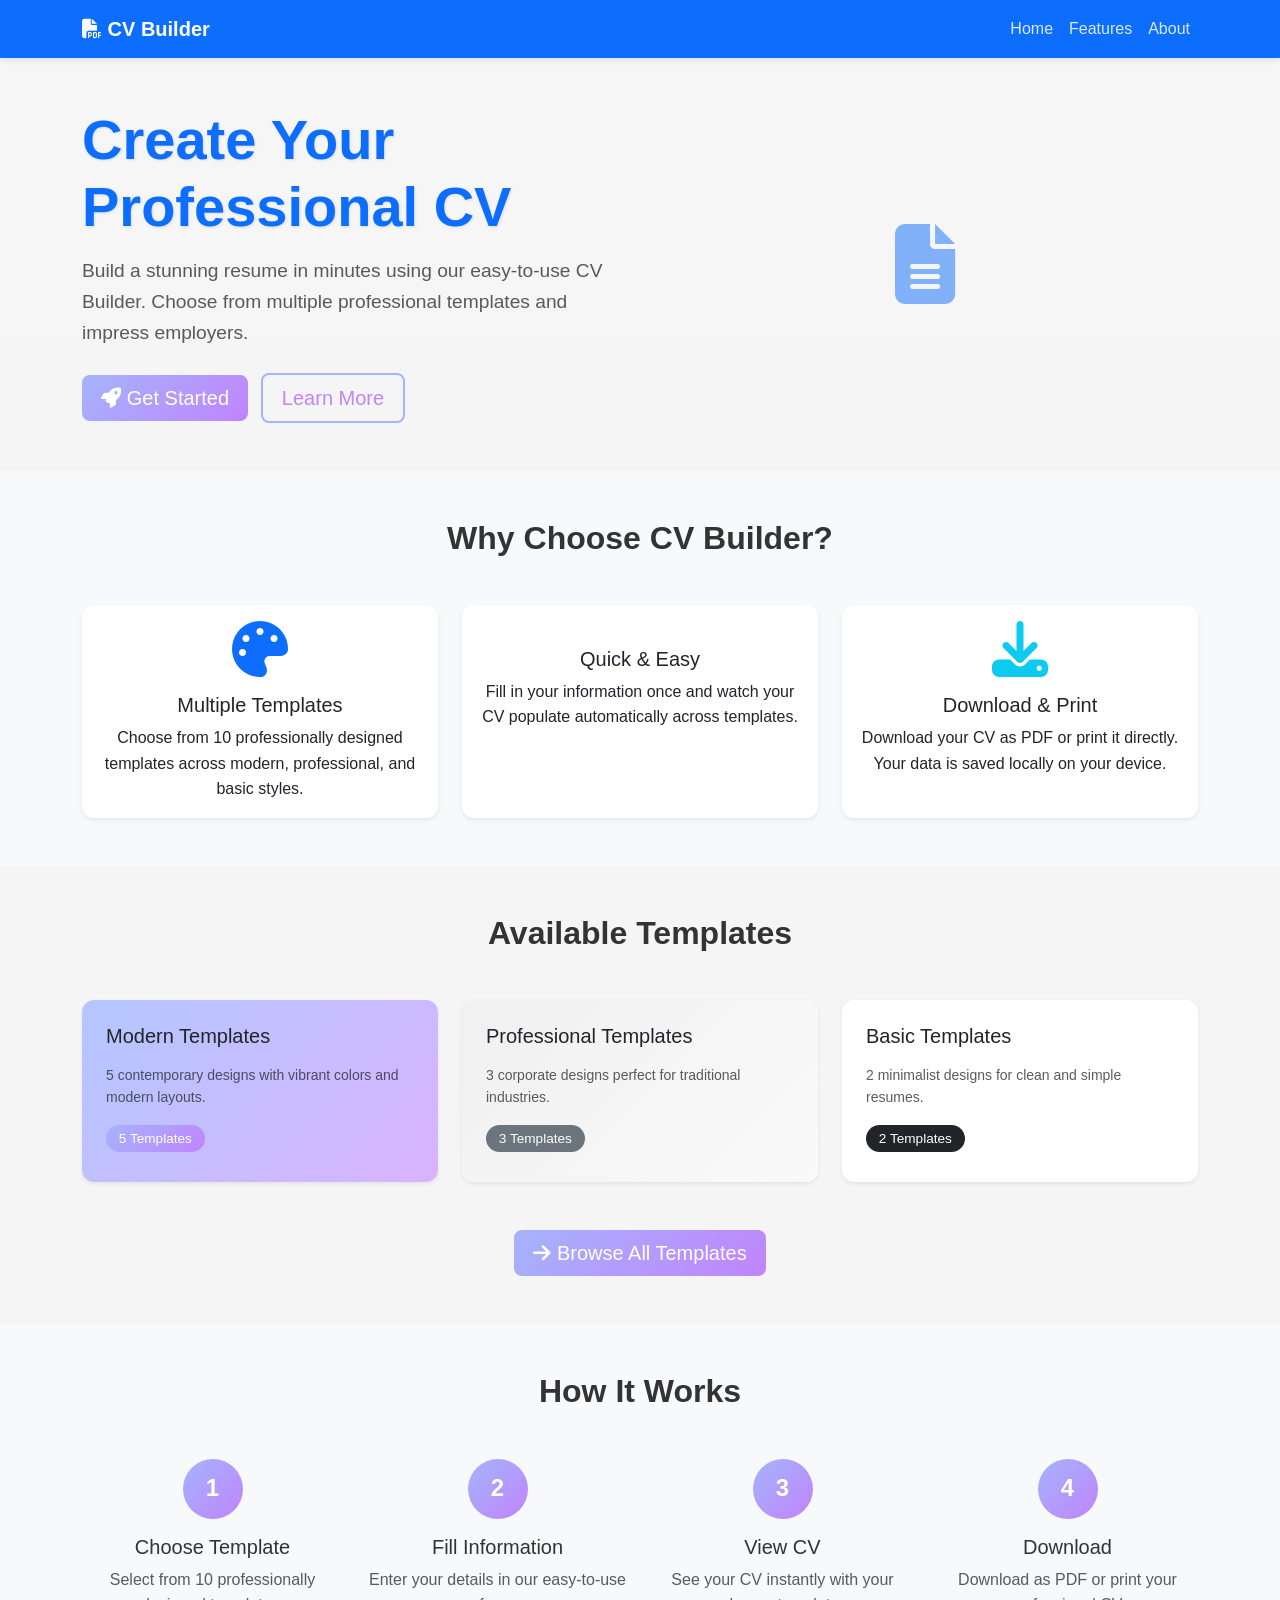
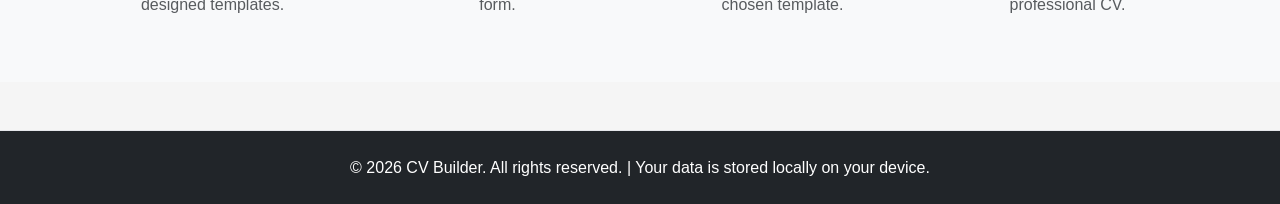
<file: index.html>
<!DOCTYPE html>
<html lang="en">
<head>
    <meta charset="UTF-8">
    <meta name="viewport" content="width=device-width, initial-scale=1.0">
    <title>CV Builder - Create Your Professional Resume</title>
    <link href="https://cdn.jsdelivr.net/npm/bootstrap@5.3.0/dist/css/bootstrap.min.css" rel="stylesheet">
    <link href="https://cdnjs.cloudflare.com/ajax/libs/font-awesome/6.4.0/css/all.min.css" rel="stylesheet">
    <link href="css/style.css" rel="stylesheet">
</head>
<body>
    <!-- Navigation Bar -->
    <nav class="navbar navbar-expand-lg navbar-dark bg-primary">
        <div class="container">
            <a class="navbar-brand fw-bold" href="index.html">
                <i class="fas fa-file-pdf"></i> CV Builder
            </a>
            <button class="navbar-toggler" type="button" data-bs-toggle="collapse" data-bs-target="#navbarNav">
                <span class="navbar-toggler-icon"></span>
            </button>
            <div class="collapse navbar-collapse" id="navbarNav">
                <ul class="navbar-nav ms-auto">
                    <li class="nav-item">
                        <a class="nav-link active" href="index.html">Home</a>
                    </li>
                    <li class="nav-item">
                        <a class="nav-link" href="#features">Features</a>
                    </li>
                    <li class="nav-item">
                        <a class="nav-link" href="#about">About</a>
                    </li>
                </ul>
            </div>
        </div>
    </nav>

    <!-- Hero Section -->
    <section class="hero-section bg-gradient py-5">
        <div class="container">
            <div class="row align-items-center">
                <div class="col-lg-6 text-center text-lg-start mb-4 mb-lg-0">
                    <h1 class="display-4 fw-bold text-primary mb-3">Create Your Professional CV</h1>
                    <p class="lead text-muted mb-4">Build a stunning resume in minutes using our easy-to-use CV Builder. Choose from multiple professional templates and impress employers.</p>
                    <a href="templates.html" class="btn btn-primary btn-lg me-2">
                        <i class="fas fa-rocket"></i> Get Started
                    </a>
                    <a href="#features" class="btn btn-outline-primary btn-lg">Learn More</a>
                </div>
                <div class="col-lg-6">
                    <div class="text-center">
                        <i class="fas fa-file-alt display-1 text-primary opacity-50"></i>
                    </div>
                </div>
            </div>
        </div>
    </section>

    <!-- Features Section -->
    <section id="features" class="py-5 bg-light">
        <div class="container">
            <h2 class="text-center mb-5 fw-bold">Why Choose CV Builder?</h2>
            <div class="row g-4">
                <div class="col-md-4">
                    <div class="card h-100 border-0 shadow-sm">
                        <div class="card-body text-center">
                            <i class="fas fa-palette display-4 text-primary mb-3"></i>
                            <h5 class="card-title">Multiple Templates</h5>
                            <p class="card-text">Choose from 10 professionally designed templates across modern, professional, and basic styles.</p>
                        </div>
                    </div>
                </div>
                <div class="col-md-4">
                    <div class="card h-100 border-0 shadow-sm">
                        <div class="card-body text-center">
                            <i class="fas fa-lightning-bolt display-4 text-success mb-3"></i>
                            <h5 class="card-title">Quick & Easy</h5>
                            <p class="card-text">Fill in your information once and watch your CV populate automatically across templates.</p>
                        </div>
                    </div>
                </div>
                <div class="col-md-4">
                    <div class="card h-100 border-0 shadow-sm">
                        <div class="card-body text-center">
                            <i class="fas fa-download display-4 text-info mb-3"></i>
                            <h5 class="card-title">Download & Print</h5>
                            <p class="card-text">Download your CV as PDF or print it directly. Your data is saved locally on your device.</p>
                        </div>
                    </div>
                </div>
            </div>
        </div>
    </section>

    <!-- Templates Preview Section -->
    <section id="templates" class="py-5">
        <div class="container">
            <h2 class="text-center mb-5 fw-bold">Available Templates</h2>
            <div class="row g-4">
                <div class="col-md-6 col-lg-4">
                    <div class="card border-0 shadow-sm overflow-hidden">
                        <div class="card-body bg-gradient-modern p-4">
                            <h5 class="card-title mb-3">Modern Templates</h5>
                            <p class="card-text small text-muted">5 contemporary designs with vibrant colors and modern layouts.</p>
                            <div class="mt-3">
                                <span class="badge bg-primary">5 Templates</span>
                            </div>
                        </div>
                    </div>
                </div>
                <div class="col-md-6 col-lg-4">
                    <div class="card border-0 shadow-sm overflow-hidden">
                        <div class="card-body bg-gradient-professional p-4">
                            <h5 class="card-title mb-3">Professional Templates</h5>
                            <p class="card-text small text-muted">3 corporate designs perfect for traditional industries.</p>
                            <div class="mt-3">
                                <span class="badge bg-secondary">3 Templates</span>
                            </div>
                        </div>
                    </div>
                </div>
                <div class="col-md-6 col-lg-4">
                    <div class="card border-0 shadow-sm overflow-hidden">
                        <div class="card-body bg-gradient-basic p-4">
                            <h5 class="card-title mb-3">Basic Templates</h5>
                            <p class="card-text small text-muted">2 minimalist designs for clean and simple resumes.</p>
                            <div class="mt-3">
                                <span class="badge bg-dark">2 Templates</span>
                            </div>
                        </div>
                    </div>
                </div>
            </div>
            <div class="text-center mt-5">
                <a href="templates.html" class="btn btn-primary btn-lg">
                    <i class="fas fa-arrow-right"></i> Browse All Templates
                </a>
            </div>
        </div>
    </section>

    <!-- About Section -->
    <section id="about" class="py-5 bg-light">
        <div class="container">
            <h2 class="text-center mb-5 fw-bold">How It Works</h2>
            <div class="row g-4">
                <div class="col-md-3 text-center">
                    <div class="step-circle mb-3">1</div>
                    <h5>Choose Template</h5>
                    <p class="text-muted">Select from 10 professionally designed templates.</p>
                </div>
                <div class="col-md-3 text-center">
                    <div class="step-circle mb-3">2</div>
                    <h5>Fill Information</h5>
                    <p class="text-muted">Enter your details in our easy-to-use form.</p>
                </div>
                <div class="col-md-3 text-center">
                    <div class="step-circle mb-3">3</div>
                    <h5>View CV</h5>
                    <p class="text-muted">See your CV instantly with your chosen template.</p>
                </div>
                <div class="col-md-3 text-center">
                    <div class="step-circle mb-3">4</div>
                    <h5>Download</h5>
                    <p class="text-muted">Download as PDF or print your professional CV.</p>
                </div>
            </div>
        </div>
    </section>

    <!-- Footer -->
    <footer class="bg-dark text-white py-4 mt-5">
        <div class="container text-center">
            <p class="mb-0">&copy; 2026 CV Builder. All rights reserved. | Your data is stored locally on your device.</p>
        </div>
    </footer>

    <script src="https://cdn.jsdelivr.net/npm/bootstrap@5.3.0/dist/js/bootstrap.bundle.min.js"></script>
    <script src="js/script.js"></script>
</body>
</html>
</file>
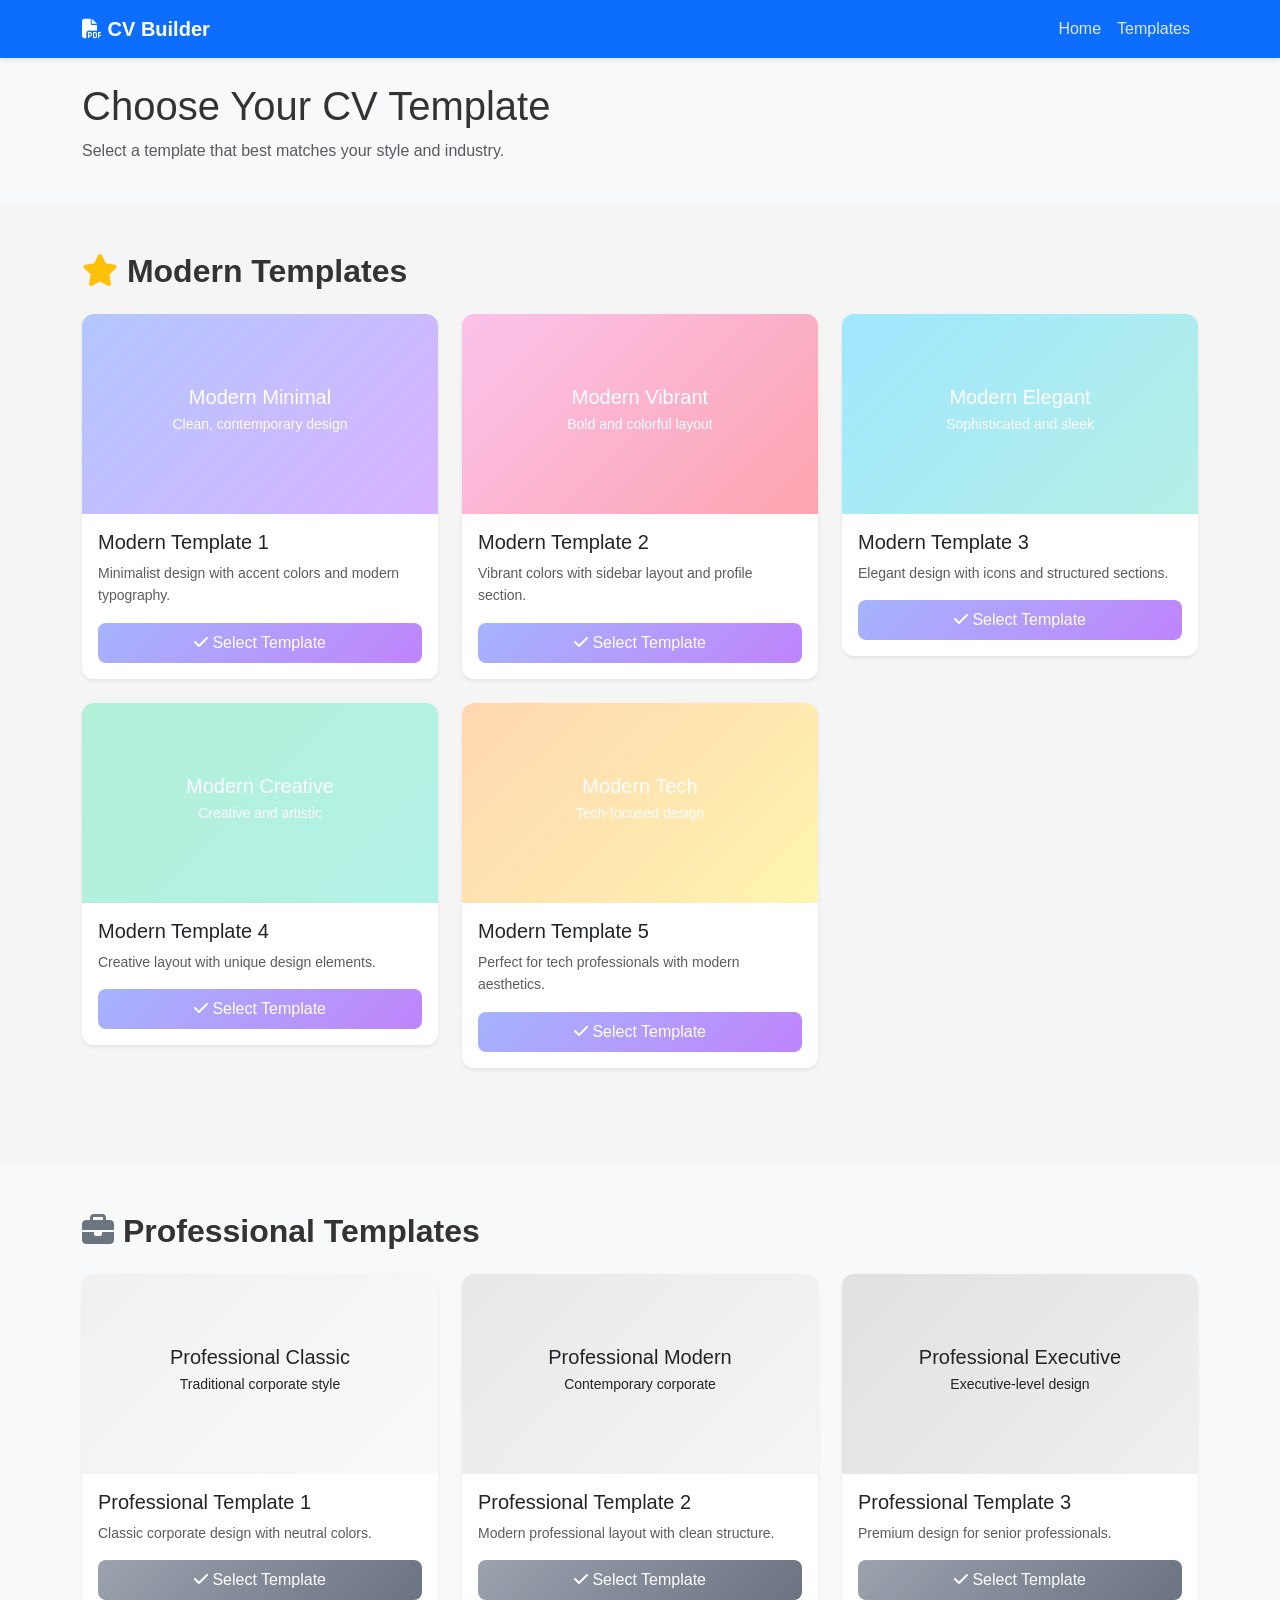
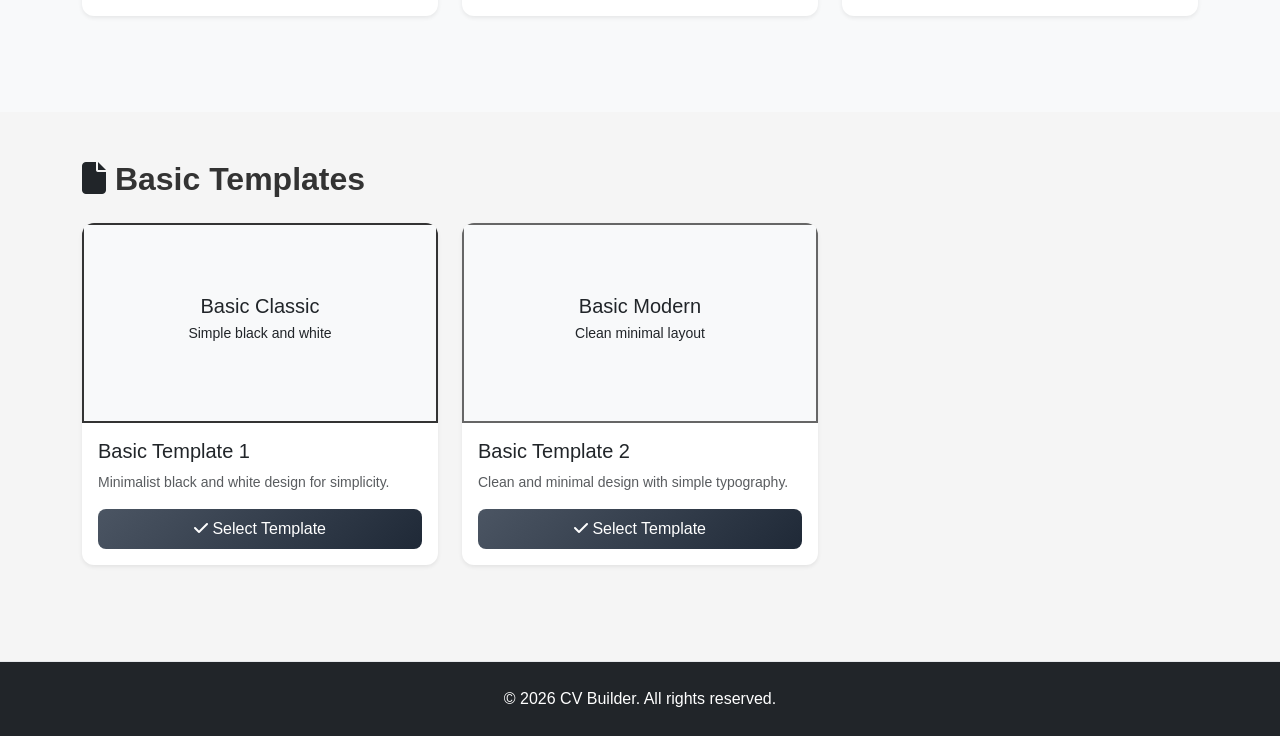
<file: basic1.html>
<!DOCTYPE html>
<html lang="en">
<head>
    <meta charset="UTF-8">
    <meta name="viewport" content="width=device-width, initial-scale=1.0">
    <title>CV - Basic Template 1</title>
    <link href="https://cdn.jsdelivr.net/npm/bootstrap@5.3.0/dist/css/bootstrap.min.css" rel="stylesheet">
    <link href="https://cdnjs.cloudflare.com/ajax/libs/font-awesome/6.4.0/css/all.min.css" rel="stylesheet">
    <link href="css/style.css" rel="stylesheet">
</head>
<body class="bg-light">
    <!-- Navigation Bar -->
    <nav class="navbar navbar-expand-lg navbar-dark bg-dark">
        <div class="container">
            <a class="navbar-brand fw-bold" href="index.html">
                <i class="fas fa-file-pdf"></i> CV Builder
            </a>
            <button class="navbar-toggler" type="button" data-bs-toggle="collapse" data-bs-target="#navbarNav">
                <span class="navbar-toggler-icon"></span>
            </button>
            <div class="collapse navbar-collapse" id="navbarNav">
                <ul class="navbar-nav ms-auto">
                    <li class="nav-item">
                        <a class="nav-link" href="index.html">Home</a>
                    </li>
                    <li class="nav-item">
                        <a class="nav-link" href="templates.html">Templates</a>
                    </li>
                </ul>
            </div>
        </div>
    </nav>

    <!-- Action Buttons -->
    <div class="container mt-4 mb-4">
        <div class="d-flex gap-2 flex-wrap">
            <button class="btn btn-dark" onclick="editCV()">
                <i class="fas fa-edit"></i> Edit
            </button>
            <button class="btn btn-dark" onclick="printCV()">
                <i class="fas fa-print"></i> Print
            </button>
            <button class="btn btn-dark" onclick="downloadPDF()">
                <i class="fas fa-download"></i> Download PDF
            </button>
            <a href="templates.html" class="btn btn-outline-dark">
                <i class="fas fa-arrow-left"></i> Back
            </a>
        </div>
    </div>

    <!-- CV Container -->
    <div class="container mb-5">
        <div class="bg-white p-5 shadow-sm">
            <!-- Header -->
            <div class="mb-4 pb-4 border-bottom border-2 border-dark">
                <h1 id="nameDisplay" class="mb-2">Your Name</h1>
                <div class="row g-3">
                    <div class="col-md-6">
                        <p id="emailDisplay" class="mb-1"><strong>Email:</strong> email@example.com</p>
                        <p id="phoneDisplay" class="mb-0"><strong>Phone:</strong> +1 (555) 123-4567</p>
                    </div>
                    <div class="col-md-6">
                        <p id="addressDisplay" class="mb-1"><strong>Address:</strong> City, Country</p>
                        <p id="linkedinDisplay" class="mb-0"><strong>LinkedIn:</strong> <a href="#">LinkedIn</a></p>
                    </div>
                </div>
            </div>

            <!-- Professional Summary -->
            <div class="mb-4">
                <h3 class="mb-3">PROFESSIONAL SUMMARY</h3>
                <p id="careerSummaryDisplay" class="text-muted">Add your professional summary here...</p>
            </div>

            <!-- Work Experience -->
            <div class="mb-4">
                <h3 class="mb-3">WORK EXPERIENCE</h3>
                <div id="experienceDisplayBasic1"></div>
            </div>

            <!-- Education -->
            <div class="mb-4">
                <h3 class="mb-3">EDUCATION</h3>
                <div id="educationDisplayBasic1"></div>
            </div>

            <!-- Skills -->
            <div class="mb-4">
                <h3 class="mb-3">SKILLS</h3>
                <div id="skillsDisplayBasic1"></div>
            </div>

            <!-- Projects -->
            <div class="mb-4">
                <h3 class="mb-3">PROJECTS</h3>
                <div id="projectsDisplayBasic1"></div>
            </div>

            <!-- Certifications -->
            <div class="mb-4">
                <h3 class="mb-3">CERTIFICATIONS</h3>
                <div id="certificationsDisplayBasic1"></div>
            </div>
        </div>
    </div>

    <!-- Footer -->
    <footer class="bg-dark text-white py-4 mt-5">
        <div class="container text-center">
            <p class="mb-0">&copy; 2026 CV Builder. All rights reserved.</p>
        </div>
    </footer>

    <script src="https://cdn.jsdelivr.net/npm/bootstrap@5.3.0/dist/js/bootstrap.bundle.min.js"></script>
    <script src="js/script.js"></script>
    <script>
        document.addEventListener('DOMContentLoaded', function() {
            displayCVData('basic1');
        });
    </script>
</body>
</html>
</file>
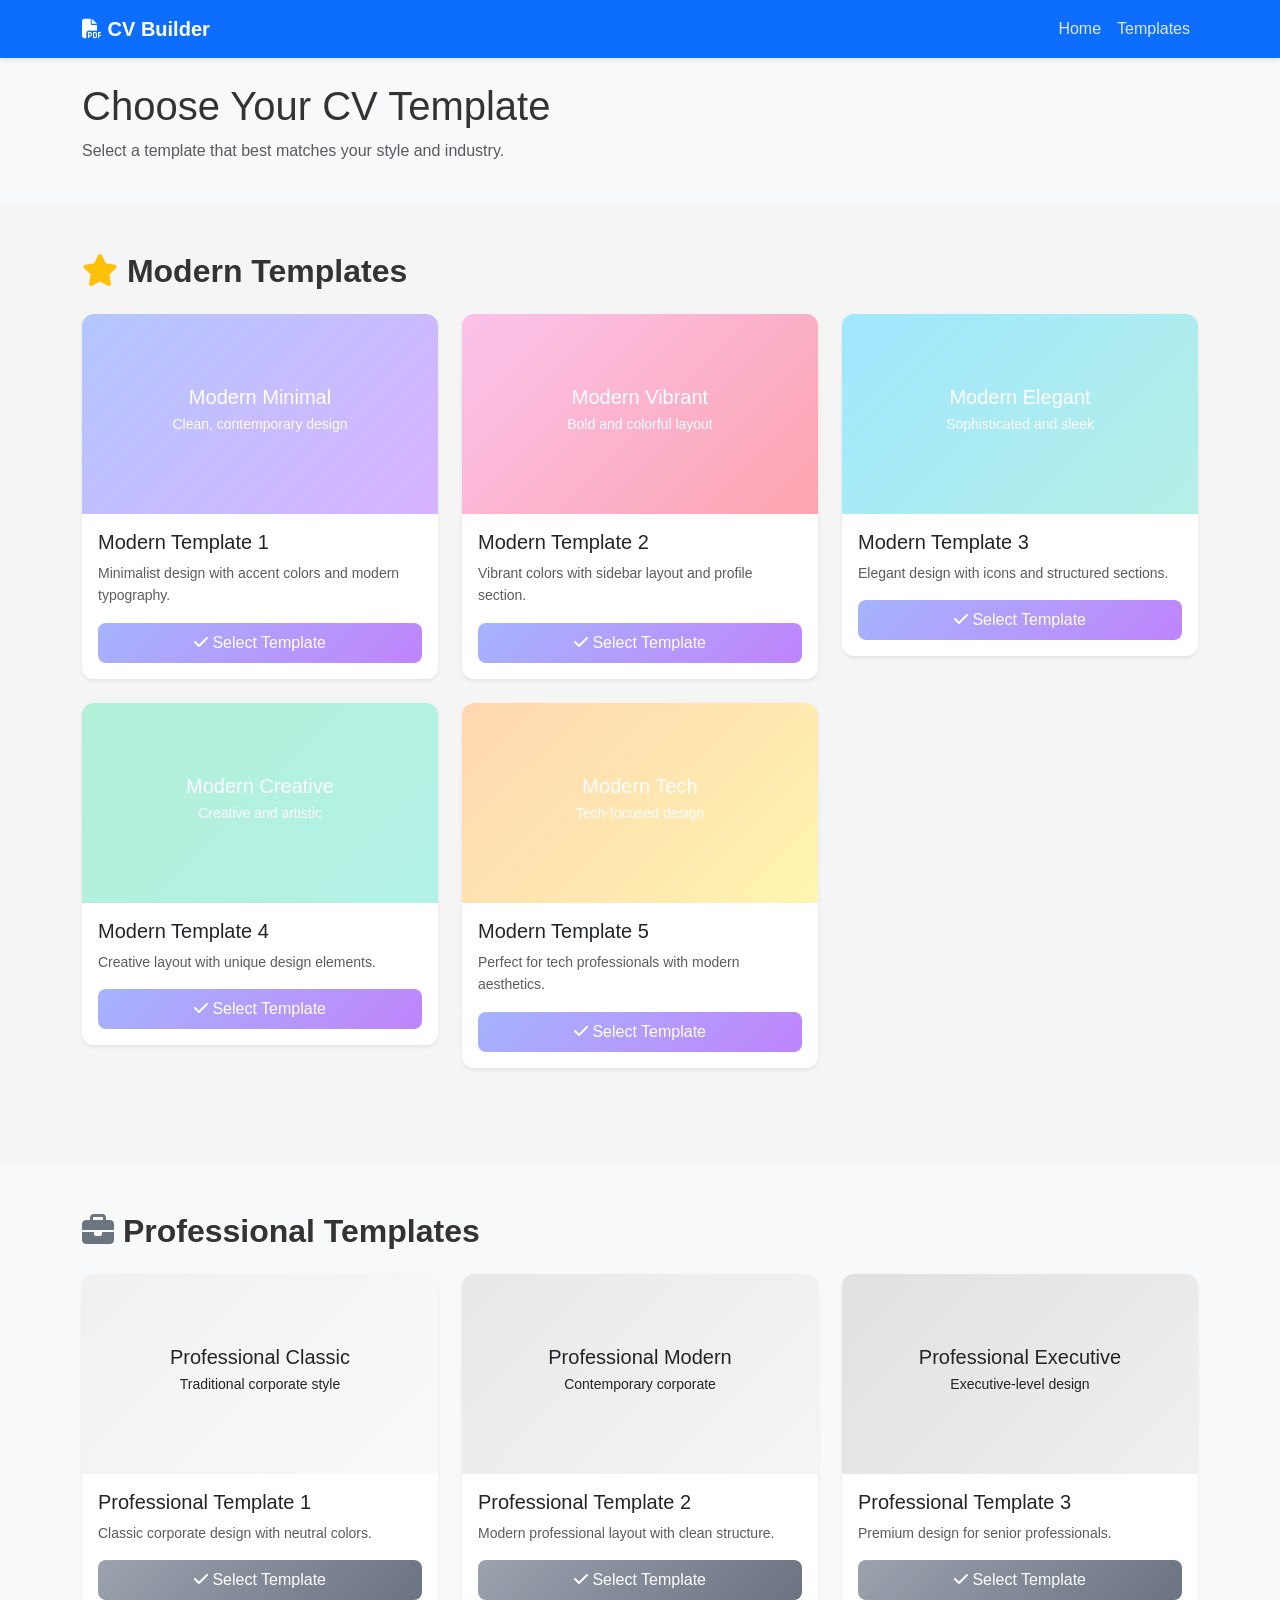
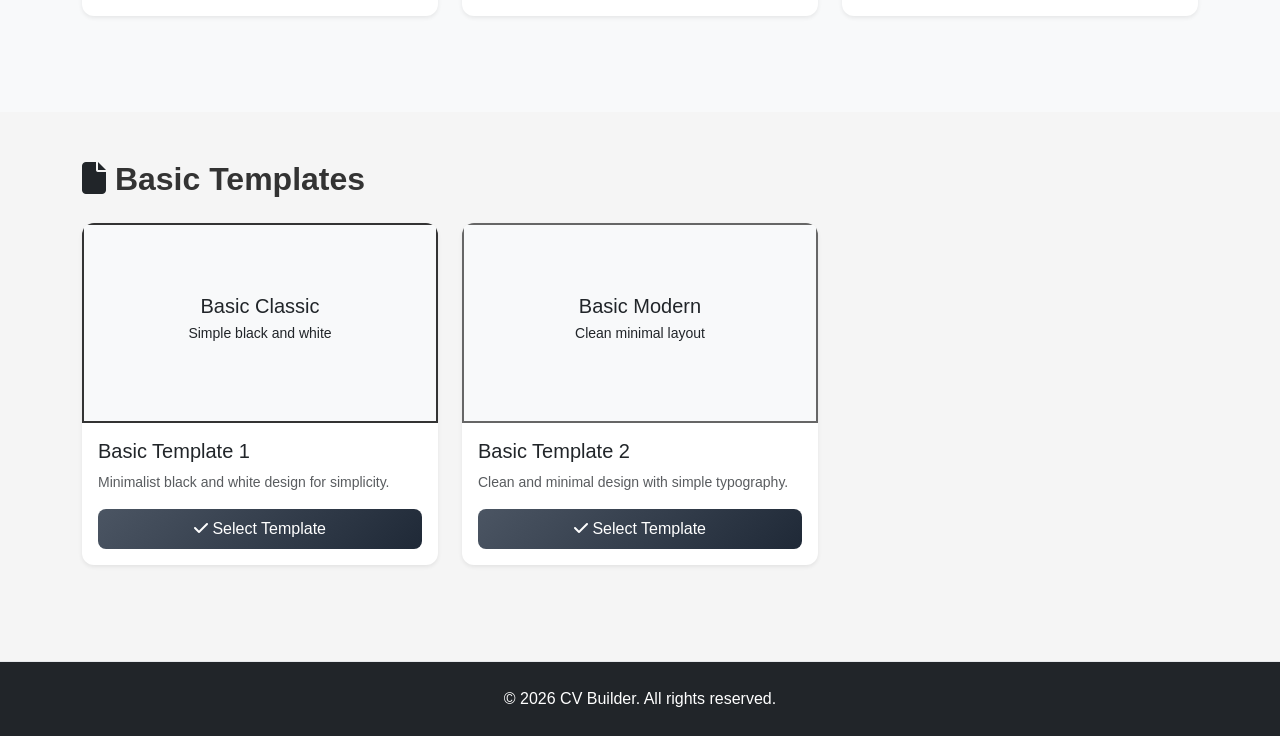
<file: basic2.html>
<!DOCTYPE html>
<html lang="en">
<head>
    <meta charset="UTF-8">
    <meta name="viewport" content="width=device-width, initial-scale=1.0">
    <title>CV - Basic Template 2</title>
    <link href="https://cdn.jsdelivr.net/npm/bootstrap@5.3.0/dist/css/bootstrap.min.css" rel="stylesheet">
    <link href="https://cdnjs.cloudflare.com/ajax/libs/font-awesome/6.4.0/css/all.min.css" rel="stylesheet">
    <link href="css/style.css" rel="stylesheet">
</head>
<body class="bg-white">
    <!-- Navigation Bar -->
    <nav class="navbar navbar-expand-lg navbar-light bg-light border-bottom">
        <div class="container">
            <a class="navbar-brand fw-bold" href="index.html">
                <i class="fas fa-file-pdf"></i> CV Builder
            </a>
            <button class="navbar-toggler" type="button" data-bs-toggle="collapse" data-bs-target="#navbarNav">
                <span class="navbar-toggler-icon"></span>
            </button>
            <div class="collapse navbar-collapse" id="navbarNav">
                <ul class="navbar-nav ms-auto">
                    <li class="nav-item">
                        <a class="nav-link" href="index.html">Home</a>
                    </li>
                    <li class="nav-item">
                        <a class="nav-link" href="templates.html">Templates</a>
                    </li>
                </ul>
            </div>
        </div>
    </nav>

    <!-- Action Buttons -->
    <div class="container mt-4 mb-4">
        <div class="d-flex gap-2 flex-wrap">
            <button class="btn btn-outline-dark" onclick="editCV()">
                <i class="fas fa-edit"></i> Edit
            </button>
            <button class="btn btn-outline-dark" onclick="printCV()">
                <i class="fas fa-print"></i> Print
            </button>
            <button class="btn btn-outline-dark" onclick="downloadPDF()">
                <i class="fas fa-download"></i> Download PDF
            </button>
            <a href="templates.html" class="btn btn-outline-secondary">
                <i class="fas fa-arrow-left"></i> Back
            </a>
        </div>
    </div>

    <!-- CV Container -->
    <div class="container mb-5">
        <div class="p-4">
            <!-- Header -->
            <div class="mb-4 pb-3 border-bottom">
                <h1 id="nameDisplay" class="mb-1" style="font-size: 2.5rem;">Your Name</h1>
                <div class="row g-3">
                    <div class="col-md-6">
                        <p id="emailDisplay" class="mb-1">Email: <span>email@example.com</span></p>
                        <p id="phoneDisplay" class="mb-0">Phone: <span>+1 (555) 123-4567</span></p>
                    </div>
                    <div class="col-md-6">
                        <p id="addressDisplay" class="mb-1">Address: <span>City, Country</span></p>
                        <p id="linkedinDisplay" class="mb-0">LinkedIn: <a href="#">Profile</a></p>
                    </div>
                </div>
            </div>

            <!-- Professional Summary -->
            <div class="mb-4">
                <h4 class="mb-3" style="font-weight: 600;">PROFESSIONAL SUMMARY</h4>
                <p id="careerSummaryDisplay" class="mb-0">Add your professional summary here...</p>
            </div>

            <!-- Work Experience -->
            <div class="mb-4">
                <h4 class="mb-3" style="font-weight: 600;">WORK EXPERIENCE</h4>
                <div id="experienceDisplayBasic2"></div>
            </div>

            <!-- Education -->
            <div class="mb-4">
                <h4 class="mb-3" style="font-weight: 600;">EDUCATION</h4>
                <div id="educationDisplayBasic2"></div>
            </div>

            <!-- Skills -->
            <div class="mb-4">
                <h4 class="mb-3" style="font-weight: 600;">SKILLS</h4>
                <div id="skillsDisplayBasic2"></div>
            </div>

            <!-- Projects -->
            <div class="mb-4">
                <h4 class="mb-3" style="font-weight: 600;">PROJECTS</h4>
                <div id="projectsDisplayBasic2"></div>
            </div>

            <!-- Certifications -->
            <div class="mb-4">
                <h4 class="mb-3" style="font-weight: 600;">CERTIFICATIONS</h4>
                <div id="certificationsDisplayBasic2"></div>
            </div>
        </div>
    </div>

    <!-- Footer -->
    <footer class="bg-light border-top py-4 mt-5">
        <div class="container text-center">
            <p class="mb-0 text-muted">&copy; 2026 CV Builder. All rights reserved.</p>
        </div>
    </footer>

    <script src="https://cdn.jsdelivr.net/npm/bootstrap@5.3.0/dist/js/bootstrap.bundle.min.js"></script>
    <script src="js/script.js"></script>
    <script>
        document.addEventListener('DOMContentLoaded', function() {
            displayCVData('basic2');
        });
    </script>
</body>
</html>
</file>
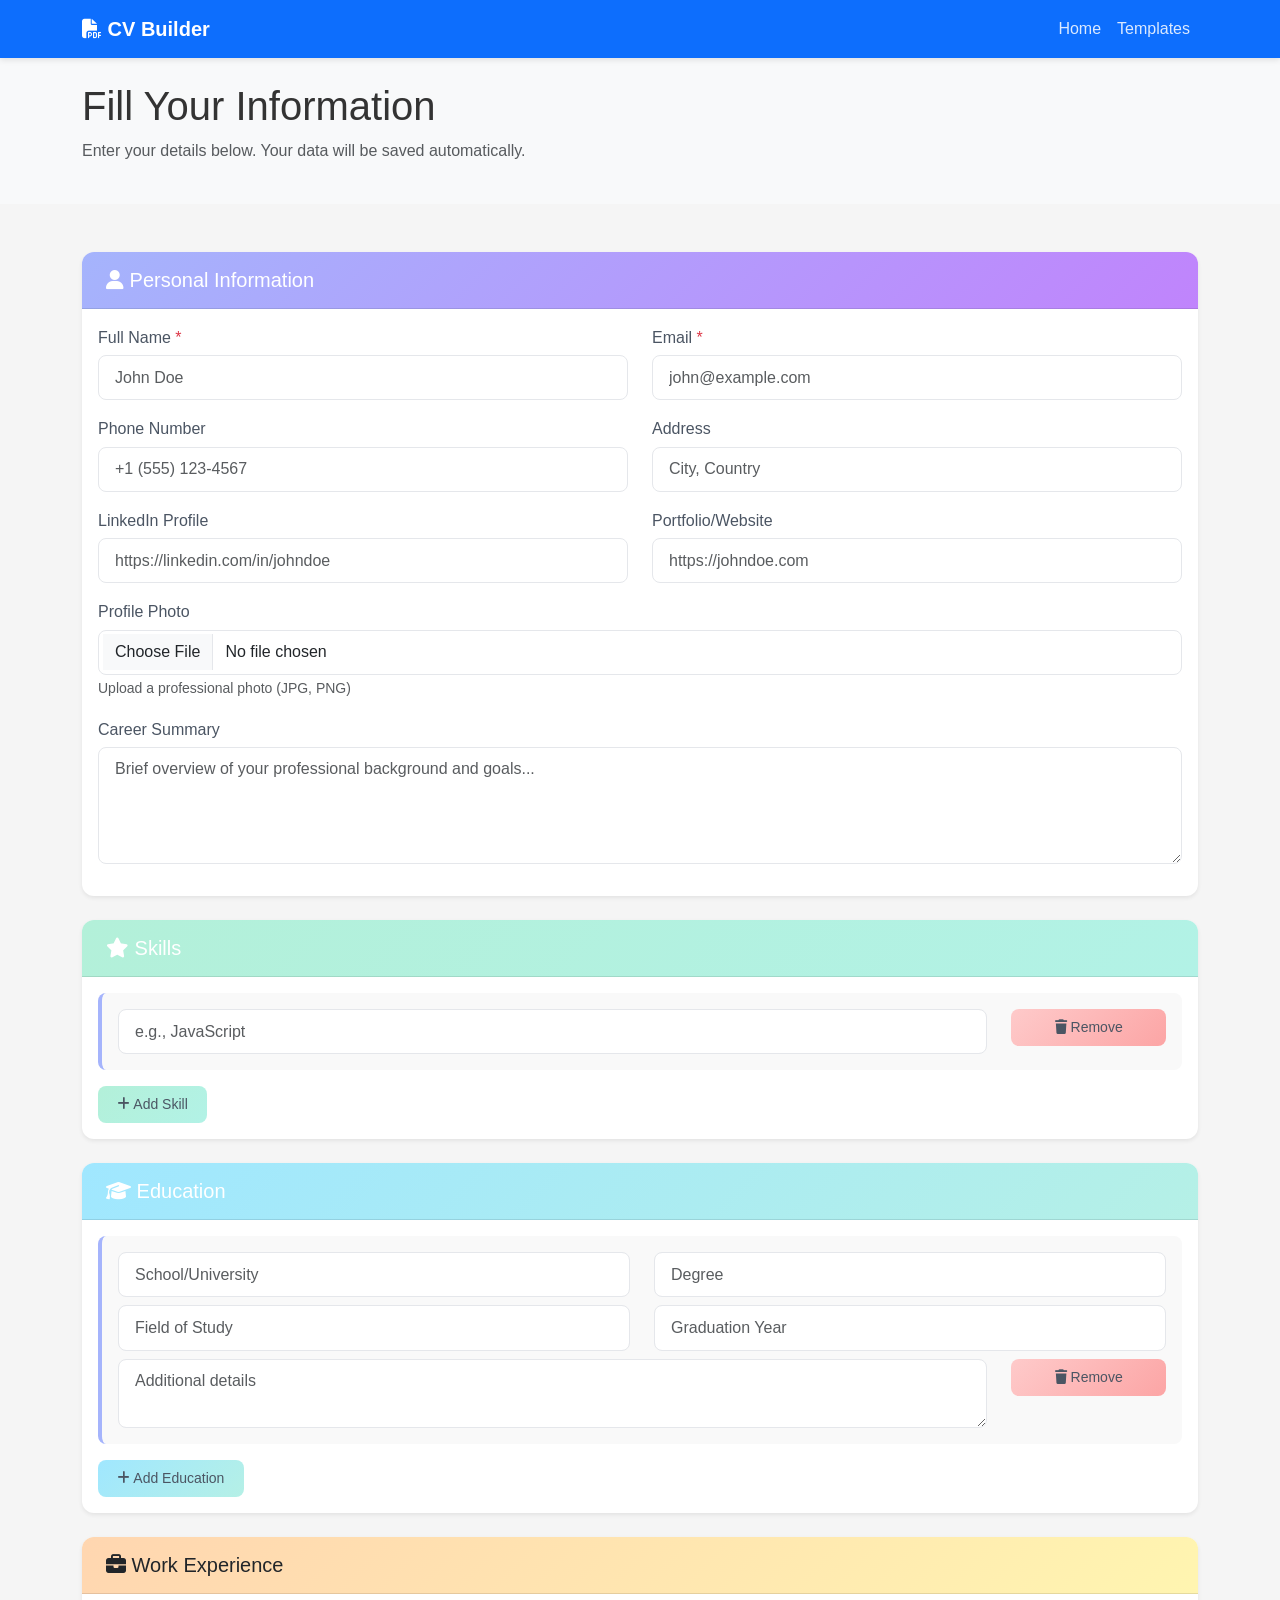
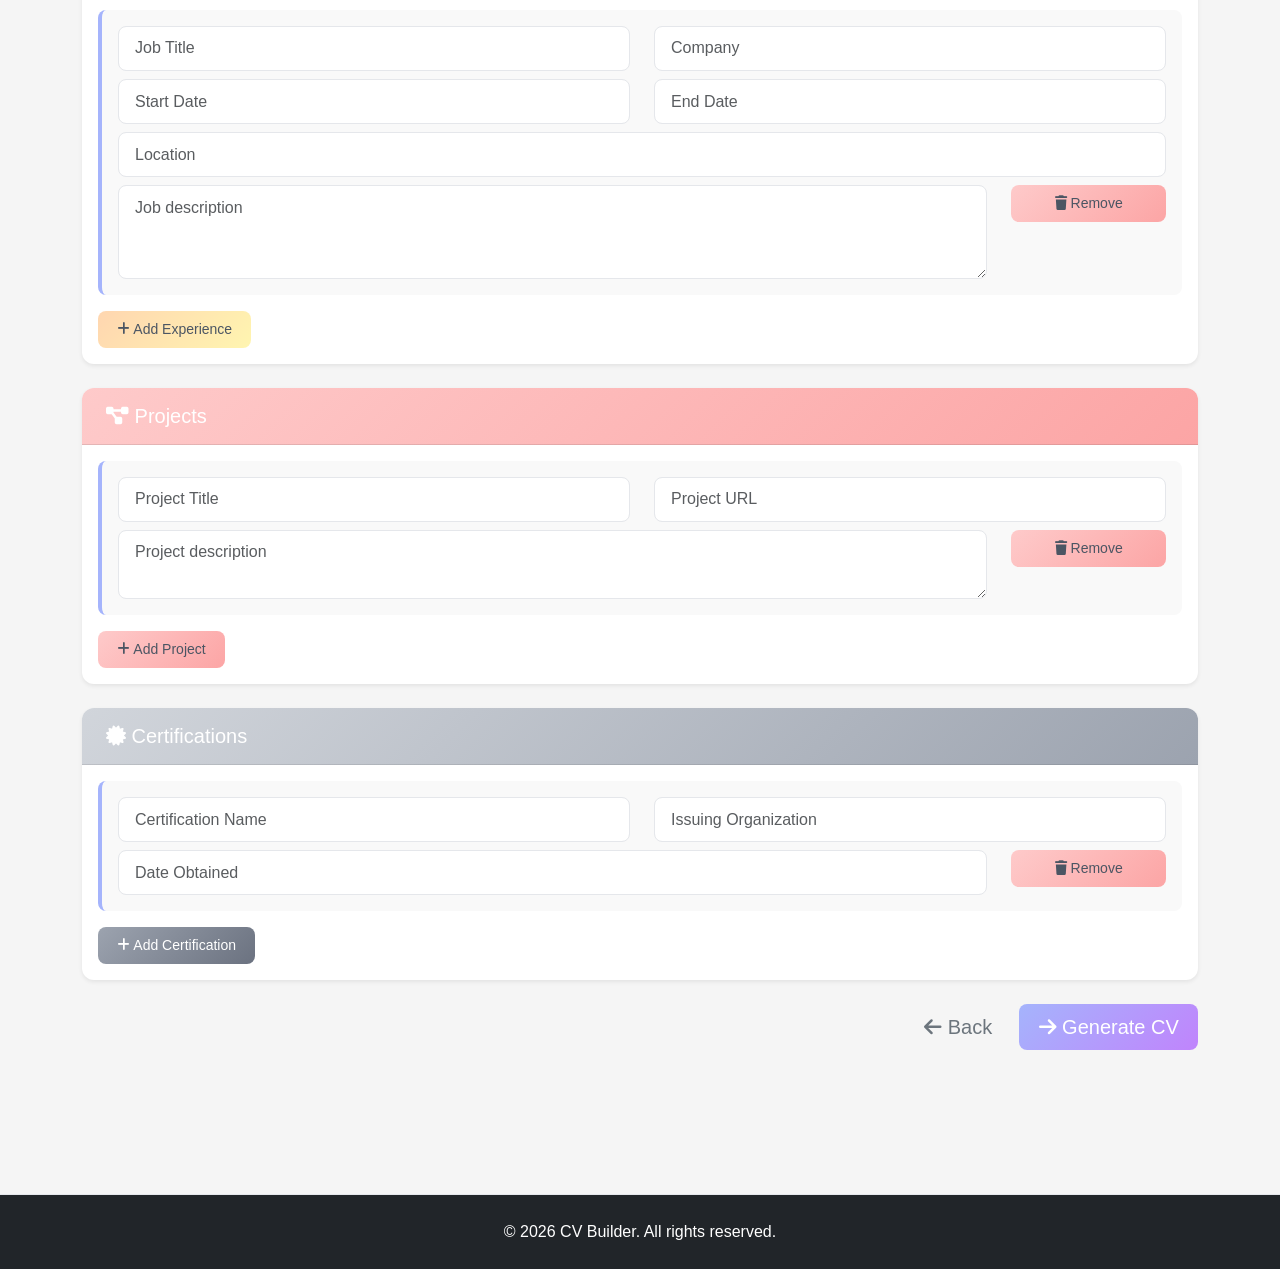
<file: form.html>
<!DOCTYPE html>
<html lang="en">
<head>
    <meta charset="UTF-8">
    <meta name="viewport" content="width=device-width, initial-scale=1.0">
    <title>Fill Your Information - CV Builder</title>
    <link href="https://cdn.jsdelivr.net/npm/bootstrap@5.3.0/dist/css/bootstrap.min.css" rel="stylesheet">
    <link href="https://cdnjs.cloudflare.com/ajax/libs/font-awesome/6.4.0/css/all.min.css" rel="stylesheet">
    <link href="css/style.css" rel="stylesheet">
</head>
<body>
    <!-- Navigation Bar -->
    <nav class="navbar navbar-expand-lg navbar-dark bg-primary">
        <div class="container">
            <a class="navbar-brand fw-bold" href="index.html">
                <i class="fas fa-file-pdf"></i> CV Builder
            </a>
            <button class="navbar-toggler" type="button" data-bs-toggle="collapse" data-bs-target="#navbarNav">
                <span class="navbar-toggler-icon"></span>
            </button>
            <div class="collapse navbar-collapse" id="navbarNav">
                <ul class="navbar-nav ms-auto">
                    <li class="nav-item">
                        <a class="nav-link" href="index.html">Home</a>
                    </li>
                    <li class="nav-item">
                        <a class="nav-link" href="templates.html">Templates</a>
                    </li>
                </ul>
            </div>
        </div>
    </nav>

    <!-- Page Header -->
    <section class="bg-light py-4">
        <div class="container">
            <h1 class="mb-2">Fill Your Information</h1>
            <p class="text-muted">Enter your details below. Your data will be saved automatically.</p>
        </div>
    </section>

    <!-- Form Section -->
    <section class="py-5">
        <div class="container">
            <form id="cvForm" class="needs-validation" novalidate>
                <!-- Personal Information Section -->
                <div class="card mb-4 border-0 shadow-sm">
                    <div class="card-header bg-primary text-white">
                        <h5 class="mb-0"><i class="fas fa-user"></i> Personal Information</h5>
                    </div>
                    <div class="card-body">
                        <div class="row mb-3">
                            <div class="col-md-6">
                                <label for="fullName" class="form-label">Full Name <span class="text-danger">*</span></label>
                                <input type="text" class="form-control" id="fullName" placeholder="John Doe" required>
                                <div class="invalid-feedback">Full name is required.</div>
                            </div>
                            <div class="col-md-6">
                                <label for="email" class="form-label">Email <span class="text-danger">*</span></label>
                                <input type="email" class="form-control" id="email" placeholder="john@example.com" required>
                                <div class="invalid-feedback">Valid email is required.</div>
                            </div>
                        </div>

                        <div class="row mb-3">
                            <div class="col-md-6">
                                <label for="phone" class="form-label">Phone Number</label>
                                <input type="tel" class="form-control" id="phone" placeholder="+1 (555) 123-4567">
                            </div>
                            <div class="col-md-6">
                                <label for="address" class="form-label">Address</label>
                                <input type="text" class="form-control" id="address" placeholder="City, Country">
                            </div>
                        </div>

                        <div class="row mb-3">
                            <div class="col-md-6">
                                <label for="linkedin" class="form-label">LinkedIn Profile</label>
                                <input type="url" class="form-control" id="linkedin" placeholder="https://linkedin.com/in/johndoe">
                            </div>
                            <div class="col-md-6">
                                <label for="portfolio" class="form-label">Portfolio/Website</label>
                                <input type="url" class="form-control" id="portfolio" placeholder="https://johndoe.com">
                            </div>
                        </div>

                        <div class="mb-3">
                            <label for="profilePhoto" class="form-label">Profile Photo</label>
                            <input type="file" class="form-control" id="profilePhoto" accept="image/*">
                            <small class="text-muted">Upload a professional photo (JPG, PNG)</small>
                        </div>

                        <div class="mb-3">
                            <label for="careerSummary" class="form-label">Career Summary</label>
                            <textarea class="form-control" id="careerSummary" rows="4" placeholder="Brief overview of your professional background and goals..."></textarea>
                        </div>
                    </div>
                </div>

                <!-- Skills Section -->
                <div class="card mb-4 border-0 shadow-sm">
                    <div class="card-header bg-success text-white">
                        <h5 class="mb-0"><i class="fas fa-star"></i> Skills</h5>
                    </div>
                    <div class="card-body">
                        <div id="skillsContainer"></div>
                        <button type="button" class="btn btn-success btn-sm" onclick="addSkill()">
                            <i class="fas fa-plus"></i> Add Skill
                        </button>
                    </div>
                </div>

                <!-- Education Section -->
                <div class="card mb-4 border-0 shadow-sm">
                    <div class="card-header bg-info text-white">
                        <h5 class="mb-0"><i class="fas fa-graduation-cap"></i> Education</h5>
                    </div>
                    <div class="card-body">
                        <div id="educationContainer"></div>
                        <button type="button" class="btn btn-info btn-sm" onclick="addEducation()">
                            <i class="fas fa-plus"></i> Add Education
                        </button>
                    </div>
                </div>

                <!-- Work Experience Section -->
                <div class="card mb-4 border-0 shadow-sm">
                    <div class="card-header bg-warning text-dark">
                        <h5 class="mb-0"><i class="fas fa-briefcase"></i> Work Experience</h5>
                    </div>
                    <div class="card-body">
                        <div id="experienceContainer"></div>
                        <button type="button" class="btn btn-warning btn-sm" onclick="addExperience()">
                            <i class="fas fa-plus"></i> Add Experience
                        </button>
                    </div>
                </div>

                <!-- Projects Section -->
                <div class="card mb-4 border-0 shadow-sm">
                    <div class="card-header bg-danger text-white">
                        <h5 class="mb-0"><i class="fas fa-project-diagram"></i> Projects</h5>
                    </div>
                    <div class="card-body">
                        <div id="projectsContainer"></div>
                        <button type="button" class="btn btn-danger btn-sm" onclick="addProject()">
                            <i class="fas fa-plus"></i> Add Project
                        </button>
                    </div>
                </div>

                <!-- Certifications Section -->
                <div class="card mb-4 border-0 shadow-sm">
                    <div class="card-header bg-secondary text-white">
                        <h5 class="mb-0"><i class="fas fa-certificate"></i> Certifications</h5>
                    </div>
                    <div class="card-body">
                        <div id="certificationsContainer"></div>
                        <button type="button" class="btn btn-secondary btn-sm" onclick="addCertification()">
                            <i class="fas fa-plus"></i> Add Certification
                        </button>
                    </div>
                </div>

                <!-- Form Actions -->
                <div class="d-grid gap-2 d-md-flex justify-content-md-end mb-5">
                    <a href="templates.html" class="btn btn-outline-secondary btn-lg">
                        <i class="fas fa-arrow-left"></i> Back
                    </a>
                    <button type="submit" class="btn btn-primary btn-lg">
                        <i class="fas fa-arrow-right"></i> Generate CV
                    </button>
                </div>
            </form>
        </div>
    </section>

    <!-- Footer -->
    <footer class="bg-dark text-white py-4 mt-5">
        <div class="container text-center">
            <p class="mb-0">&copy; 2026 CV Builder. All rights reserved.</p>
        </div>
    </footer>

    <script src="https://cdn.jsdelivr.net/npm/bootstrap@5.3.0/dist/js/bootstrap.bundle.min.js"></script>
    <script src="js/script.js"></script>
</body>
</html>
</file>
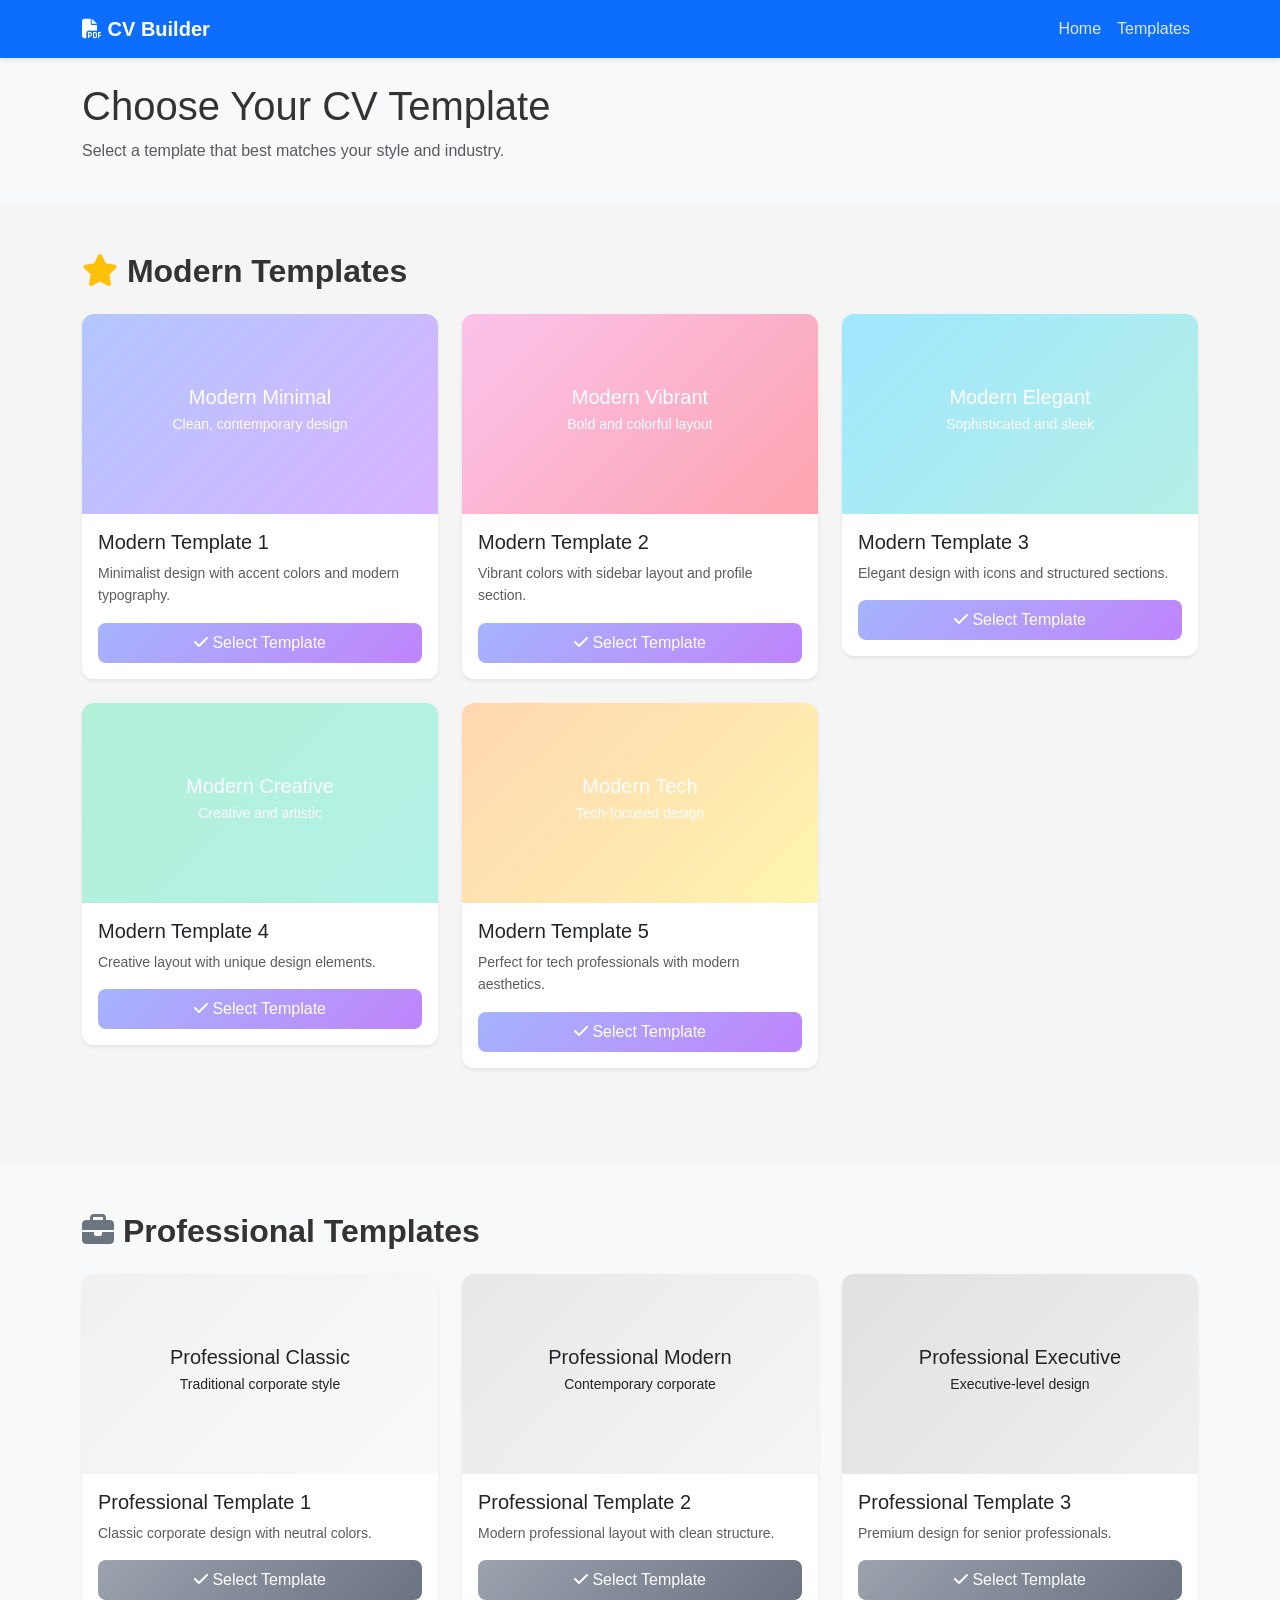
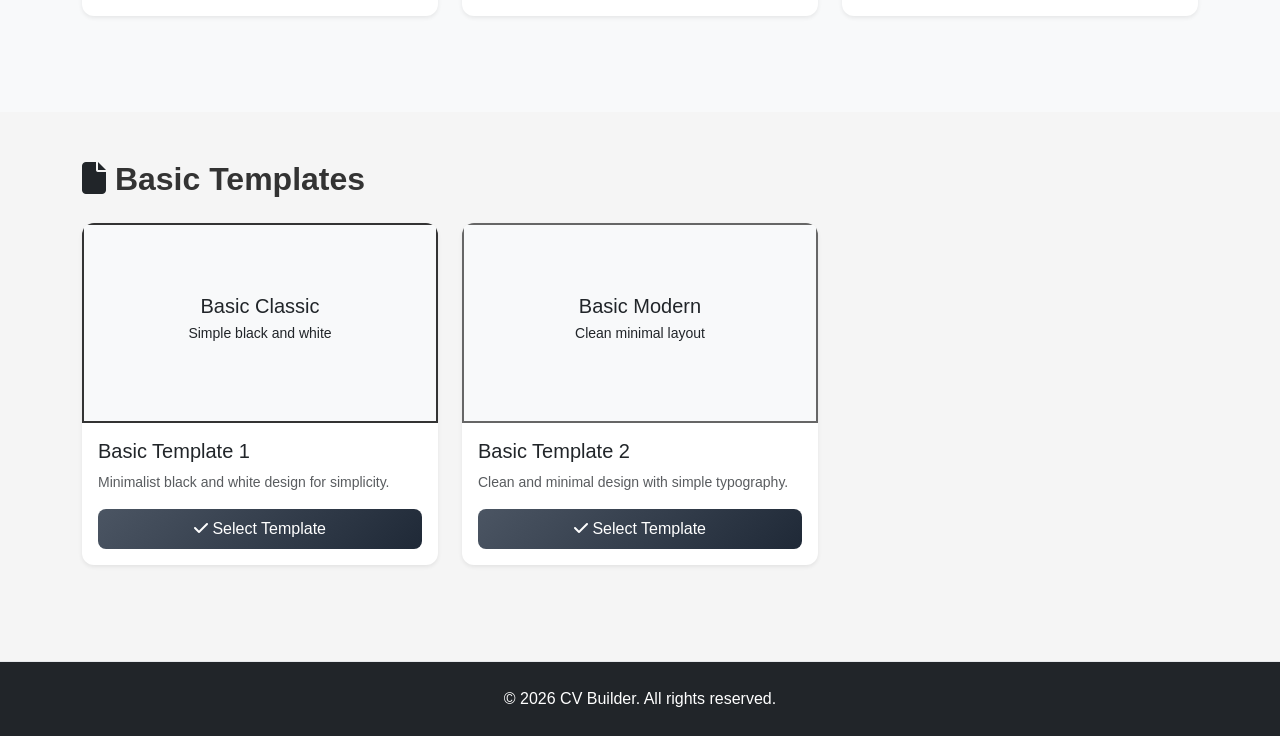
<file: modern1.html>
<!DOCTYPE html>
<html lang="en">
<head>
    <meta charset="UTF-8">
    <meta name="viewport" content="width=device-width, initial-scale=1.0">
    <title>CV - Modern Template 1</title>
    <link href="https://cdn.jsdelivr.net/npm/bootstrap@5.3.0/dist/css/bootstrap.min.css" rel="stylesheet">
    <link href="https://cdnjs.cloudflare.com/ajax/libs/font-awesome/6.4.0/css/all.min.css" rel="stylesheet">
    <link href="css/style.css" rel="stylesheet">
</head>
<body>
    <!-- Navigation Bar -->
    <nav class="navbar navbar-expand-lg navbar-dark bg-primary">
        <div class="container">
            <a class="navbar-brand fw-bold" href="index.html">
                <i class="fas fa-file-pdf"></i> CV Builder
            </a>
            <button class="navbar-toggler" type="button" data-bs-toggle="collapse" data-bs-target="#navbarNav">
                <span class="navbar-toggler-icon"></span>
            </button>
            <div class="collapse navbar-collapse" id="navbarNav">
                <ul class="navbar-nav ms-auto">
                    <li class="nav-item">
                        <a class="nav-link" href="index.html">Home</a>
                    </li>
                    <li class="nav-item">
                        <a class="nav-link" href="templates.html">Templates</a>
                    </li>
                </ul>
            </div>
        </div>
    </nav>

    <!-- Action Buttons -->
    <div class="container mt-4 mb-4">
        <div class="d-flex gap-2 flex-wrap">
            <button class="btn btn-primary" onclick="editCV()">
                <i class="fas fa-edit"></i> Edit
            </button>
            <button class="btn btn-success" onclick="printCV()">
                <i class="fas fa-print"></i> Print
            </button>
            <button class="btn btn-info" onclick="downloadPDF()">
                <i class="fas fa-download"></i> Download PDF
            </button>
            <a href="templates.html" class="btn btn-outline-secondary">
                <i class="fas fa-arrow-left"></i> Back
            </a>
        </div>
    </div>

    <!-- CV Container -->
    <div class="container mb-5">
        <div class="row">
            <div class="col-lg-3 mb-4">
                <!-- Sidebar -->
                <div class="card border-0 shadow-sm bg-gradient-modern text-white">
                    <div class="card-body p-4">
                        <!-- Profile Photo -->
                        <div class="text-center mb-4">
                            <div id="profilePhotoContainer" class="mb-3">
                                <img id="profilePhotoDisplay" src="https://via.placeholder.com/150" alt="Profile" class="rounded-circle" style="width: 120px; height: 120px; object-fit: cover; border: 4px solid white;">
                            </div>
                            <h4 id="nameDisplay" class="mb-0">Your Name</h4>
                        </div>

                        <!-- Contact Information -->
                        <div class="mb-4">
                            <h6 class="text-uppercase fw-bold mb-3">Contact</h6>
                            <div class="small">
                                <p id="emailDisplay" class="mb-2">
                                    <i class="fas fa-envelope me-2"></i><span>email@example.com</span>
                                </p>
                                <p id="phoneDisplay" class="mb-2">
                                    <i class="fas fa-phone me-2"></i><span>+1 (555) 123-4567</span>
                                </p>
                                <p id="addressDisplay" class="mb-2">
                                    <i class="fas fa-map-marker-alt me-2"></i><span>City, Country</span>
                                </p>
                                <p id="linkedinDisplay" class="mb-2">
                                    <i class="fas fa-linkedin me-2"></i><a href="#" class="text-white">LinkedIn</a>
                                </p>
                                <p id="portfolioDisplay" class="mb-0">
                                    <i class="fas fa-globe me-2"></i><a href="#" class="text-white">Portfolio</a>
                                </p>
                            </div>
                        </div>

                        <!-- Skills -->
                        <div>
                            <h6 class="text-uppercase fw-bold mb-3">Skills</h6>
                            <div id="skillsDisplayModern1" class="small">
                                <span class="badge bg-light text-dark me-2 mb-2">Skill 1</span>
                                <span class="badge bg-light text-dark me-2 mb-2">Skill 2</span>
                            </div>
                        </div>
                    </div>
                </div>
            </div>

            <div class="col-lg-9">
                <!-- Main Content -->
                <div class="card border-0 shadow-sm mb-4">
                    <div class="card-body p-4">
                        <!-- Career Summary -->
                        <div id="careerSummarySection" class="mb-4">
                            <h5 class="fw-bold text-primary mb-3">
                                <i class="fas fa-briefcase me-2"></i>Professional Summary
                            </h5>
                            <p id="careerSummaryDisplay" class="text-muted">
                                Add your professional summary here...
                            </p>
                        </div>

                        <!-- Work Experience -->
                        <div id="experienceSection" class="mb-4">
                            <h5 class="fw-bold text-primary mb-3">
                                <i class="fas fa-building me-2"></i>Work Experience
                            </h5>
                            <div id="experienceDisplayModern1"></div>
                        </div>

                        <!-- Education -->
                        <div id="educationSection" class="mb-4">
                            <h5 class="fw-bold text-primary mb-3">
                                <i class="fas fa-graduation-cap me-2"></i>Education
                            </h5>
                            <div id="educationDisplayModern1"></div>
                        </div>

                        <!-- Projects -->
                        <div id="projectsSection" class="mb-4">
                            <h5 class="fw-bold text-primary mb-3">
                                <i class="fas fa-project-diagram me-2"></i>Projects
                            </h5>
                            <div id="projectsDisplayModern1"></div>
                        </div>

                        <!-- Certifications -->
                        <div id="certificationsSection">
                            <h5 class="fw-bold text-primary mb-3">
                                <i class="fas fa-certificate me-2"></i>Certifications
                            </h5>
                            <div id="certificationsDisplayModern1"></div>
                        </div>
                    </div>
                </div>
            </div>
        </div>
    </div>

    <!-- Footer -->
    <footer class="bg-dark text-white py-4 mt-5">
        <div class="container text-center">
            <p class="mb-0">&copy; 2026 CV Builder. All rights reserved.</p>
        </div>
    </footer>

    <script src="https://cdn.jsdelivr.net/npm/bootstrap@5.3.0/dist/js/bootstrap.bundle.min.js"></script>
    <script src="js/script.js"></script>
    <script>
        document.addEventListener('DOMContentLoaded', function() {
            displayCVData('modern1');
        });
    </script>
</body>
</html>
</file>
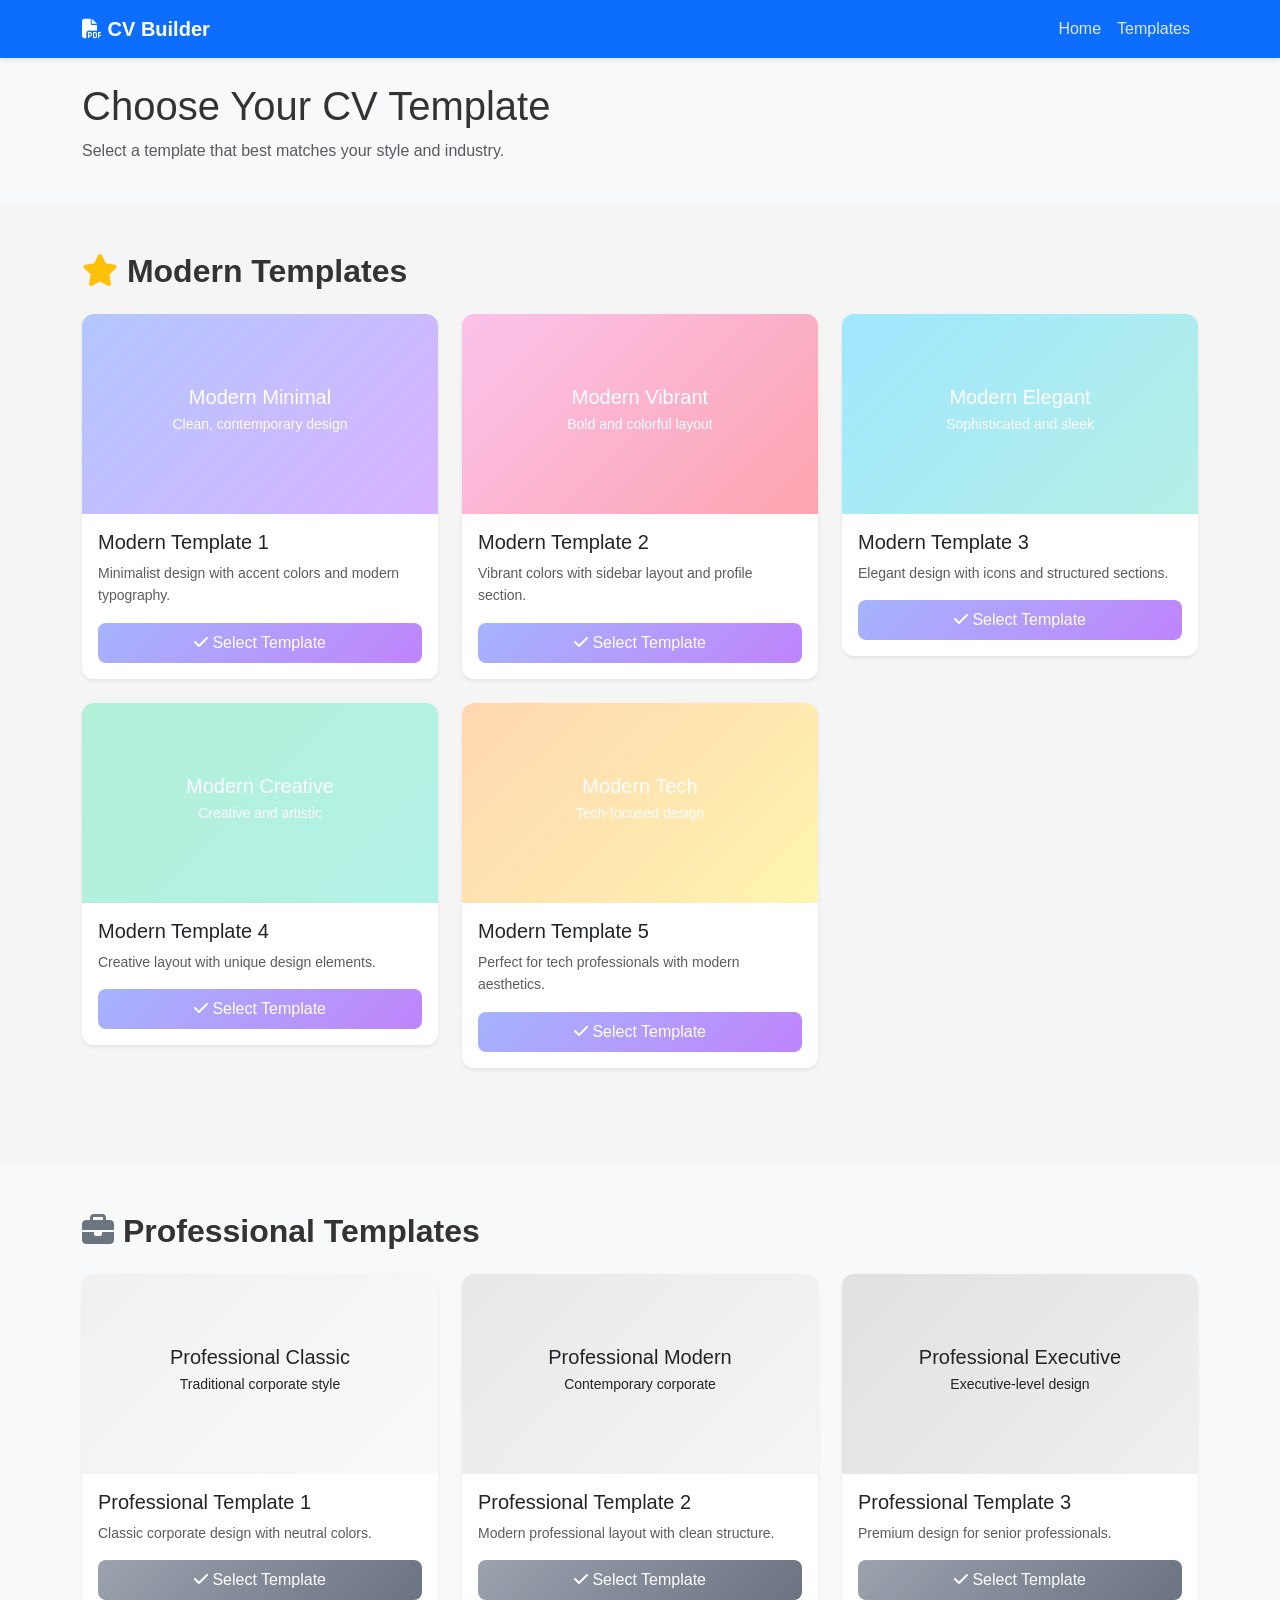
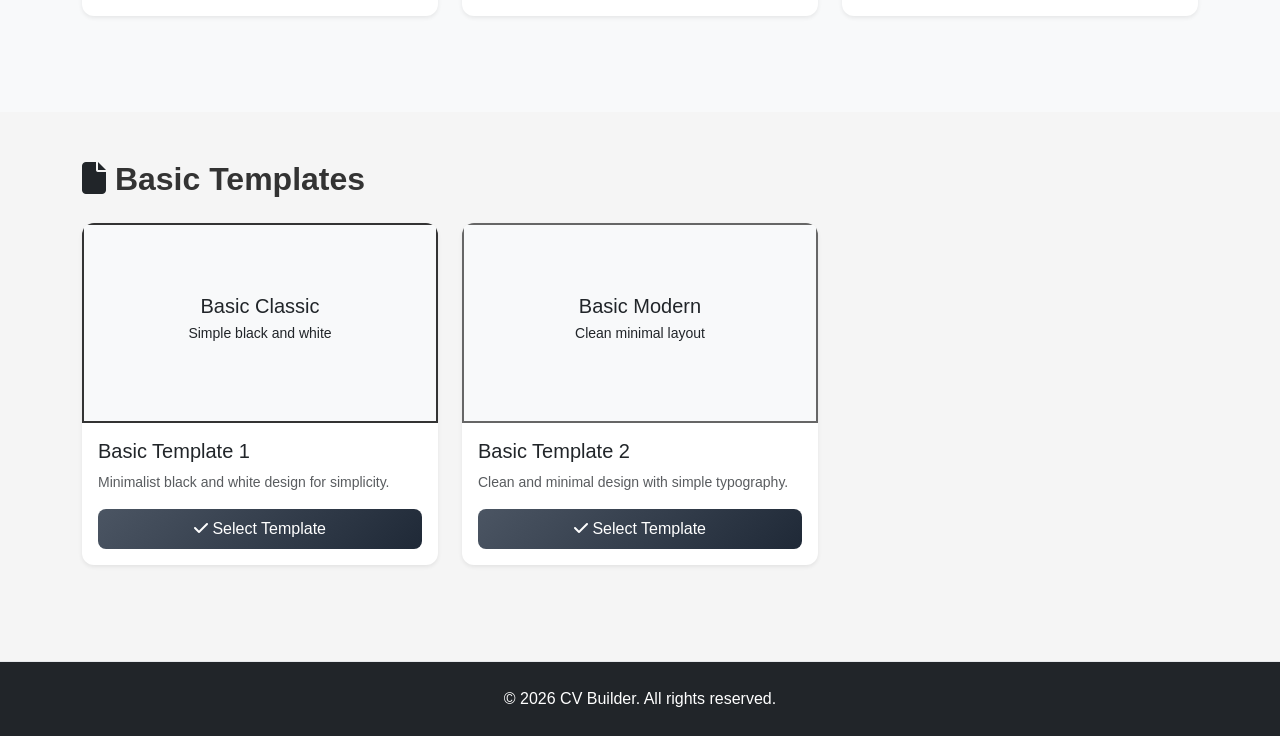
<file: modern2.html>
<!DOCTYPE html>
<html lang="en">
<head>
    <meta charset="UTF-8">
    <meta name="viewport" content="width=device-width, initial-scale=1.0">
    <title>CV - Modern Template 2</title>
    <link href="https://cdn.jsdelivr.net/npm/bootstrap@5.3.0/dist/css/bootstrap.min.css" rel="stylesheet">
    <link href="https://cdnjs.cloudflare.com/ajax/libs/font-awesome/6.4.0/css/all.min.css" rel="stylesheet">
    <link href="css/style.css" rel="stylesheet">
</head>
<body>
    <!-- Navigation Bar -->
    <nav class="navbar navbar-expand-lg navbar-dark bg-primary">
        <div class="container">
            <a class="navbar-brand fw-bold" href="index.html">
                <i class="fas fa-file-pdf"></i> CV Builder
            </a>
            <button class="navbar-toggler" type="button" data-bs-toggle="collapse" data-bs-target="#navbarNav">
                <span class="navbar-toggler-icon"></span>
            </button>
            <div class="collapse navbar-collapse" id="navbarNav">
                <ul class="navbar-nav ms-auto">
                    <li class="nav-item">
                        <a class="nav-link" href="index.html">Home</a>
                    </li>
                    <li class="nav-item">
                        <a class="nav-link" href="templates.html">Templates</a>
                    </li>
                </ul>
            </div>
        </div>
    </nav>

    <!-- Action Buttons -->
    <div class="container mt-4 mb-4">
        <div class="d-flex gap-2 flex-wrap">
            <button class="btn btn-primary" onclick="editCV()">
                <i class="fas fa-edit"></i> Edit
            </button>
            <button class="btn btn-success" onclick="printCV()">
                <i class="fas fa-print"></i> Print
            </button>
            <button class="btn btn-info" onclick="downloadPDF()">
                <i class="fas fa-download"></i> Download PDF
            </button>
            <a href="templates.html" class="btn btn-outline-secondary">
                <i class="fas fa-arrow-left"></i> Back
            </a>
        </div>
    </div>

    <!-- CV Container -->
    <div class="container mb-5">
        <!-- Header Section -->
        <div class="card border-0 shadow-sm mb-4 bg-gradient-modern-2 text-white">
            <div class="card-body p-5">
                <div class="row align-items-center">
                    <div class="col-md-3 text-center">
                        <div id="profilePhotoContainer" class="mb-3">
                            <img id="profilePhotoDisplay" src="https://via.placeholder.com/120" alt="Profile" class="rounded-circle" style="width: 120px; height: 120px; object-fit: cover; border: 4px solid white;">
                        </div>
                    </div>
                    <div class="col-md-9">
                        <h1 id="nameDisplay" class="mb-2">Your Name</h1>
                        <p id="careerSummaryDisplay" class="lead mb-3">Professional Summary</p>
                        <div class="row g-3">
                            <div class="col-md-6">
                                <p id="emailDisplay" class="mb-1">
                                    <i class="fas fa-envelope me-2"></i><span>email@example.com</span>
                                </p>
                                <p id="phoneDisplay" class="mb-0">
                                    <i class="fas fa-phone me-2"></i><span>+1 (555) 123-4567</span>
                                </p>
                            </div>
                            <div class="col-md-6">
                                <p id="addressDisplay" class="mb-1">
                                    <i class="fas fa-map-marker-alt me-2"></i><span>City, Country</span>
                                </p>
                                <p id="linkedinDisplay" class="mb-0">
                                    <i class="fas fa-linkedin me-2"></i><a href="#" class="text-white">LinkedIn</a>
                                </p>
                            </div>
                        </div>
                    </div>
                </div>
            </div>
        </div>

        <div class="row">
            <div class="col-lg-8">
                <!-- Work Experience -->
                <div class="card border-0 shadow-sm mb-4">
                    <div class="card-header bg-primary text-white">
                        <h5 class="mb-0"><i class="fas fa-briefcase me-2"></i>Work Experience</h5>
                    </div>
                    <div class="card-body" id="experienceDisplayModern2"></div>
                </div>

                <!-- Education -->
                <div class="card border-0 shadow-sm mb-4">
                    <div class="card-header bg-success text-white">
                        <h5 class="mb-0"><i class="fas fa-graduation-cap me-2"></i>Education</h5>
                    </div>
                    <div class="card-body" id="educationDisplayModern2"></div>
                </div>

                <!-- Projects -->
                <div class="card border-0 shadow-sm mb-4">
                    <div class="card-header bg-info text-white">
                        <h5 class="mb-0"><i class="fas fa-project-diagram me-2"></i>Projects</h5>
                    </div>
                    <div class="card-body" id="projectsDisplayModern2"></div>
                </div>
            </div>

            <div class="col-lg-4">
                <!-- Skills -->
                <div class="card border-0 shadow-sm mb-4">
                    <div class="card-header bg-warning text-dark">
                        <h5 class="mb-0"><i class="fas fa-star me-2"></i>Skills</h5>
                    </div>
                    <div class="card-body" id="skillsDisplayModern2"></div>
                </div>

                <!-- Certifications -->
                <div class="card border-0 shadow-sm">
                    <div class="card-header bg-danger text-white">
                        <h5 class="mb-0"><i class="fas fa-certificate me-2"></i>Certifications</h5>
                    </div>
                    <div class="card-body" id="certificationsDisplayModern2"></div>
                </div>
            </div>
        </div>
    </div>

    <!-- Footer -->
    <footer class="bg-dark text-white py-4 mt-5">
        <div class="container text-center">
            <p class="mb-0">&copy; 2026 CV Builder. All rights reserved.</p>
        </div>
    </footer>

    <script src="https://cdn.jsdelivr.net/npm/bootstrap@5.3.0/dist/js/bootstrap.bundle.min.js"></script>
    <script src="js/script.js"></script>
    <script>
        document.addEventListener('DOMContentLoaded', function() {
            displayCVData('modern2');
        });
    </script>
</body>
</html>
</file>
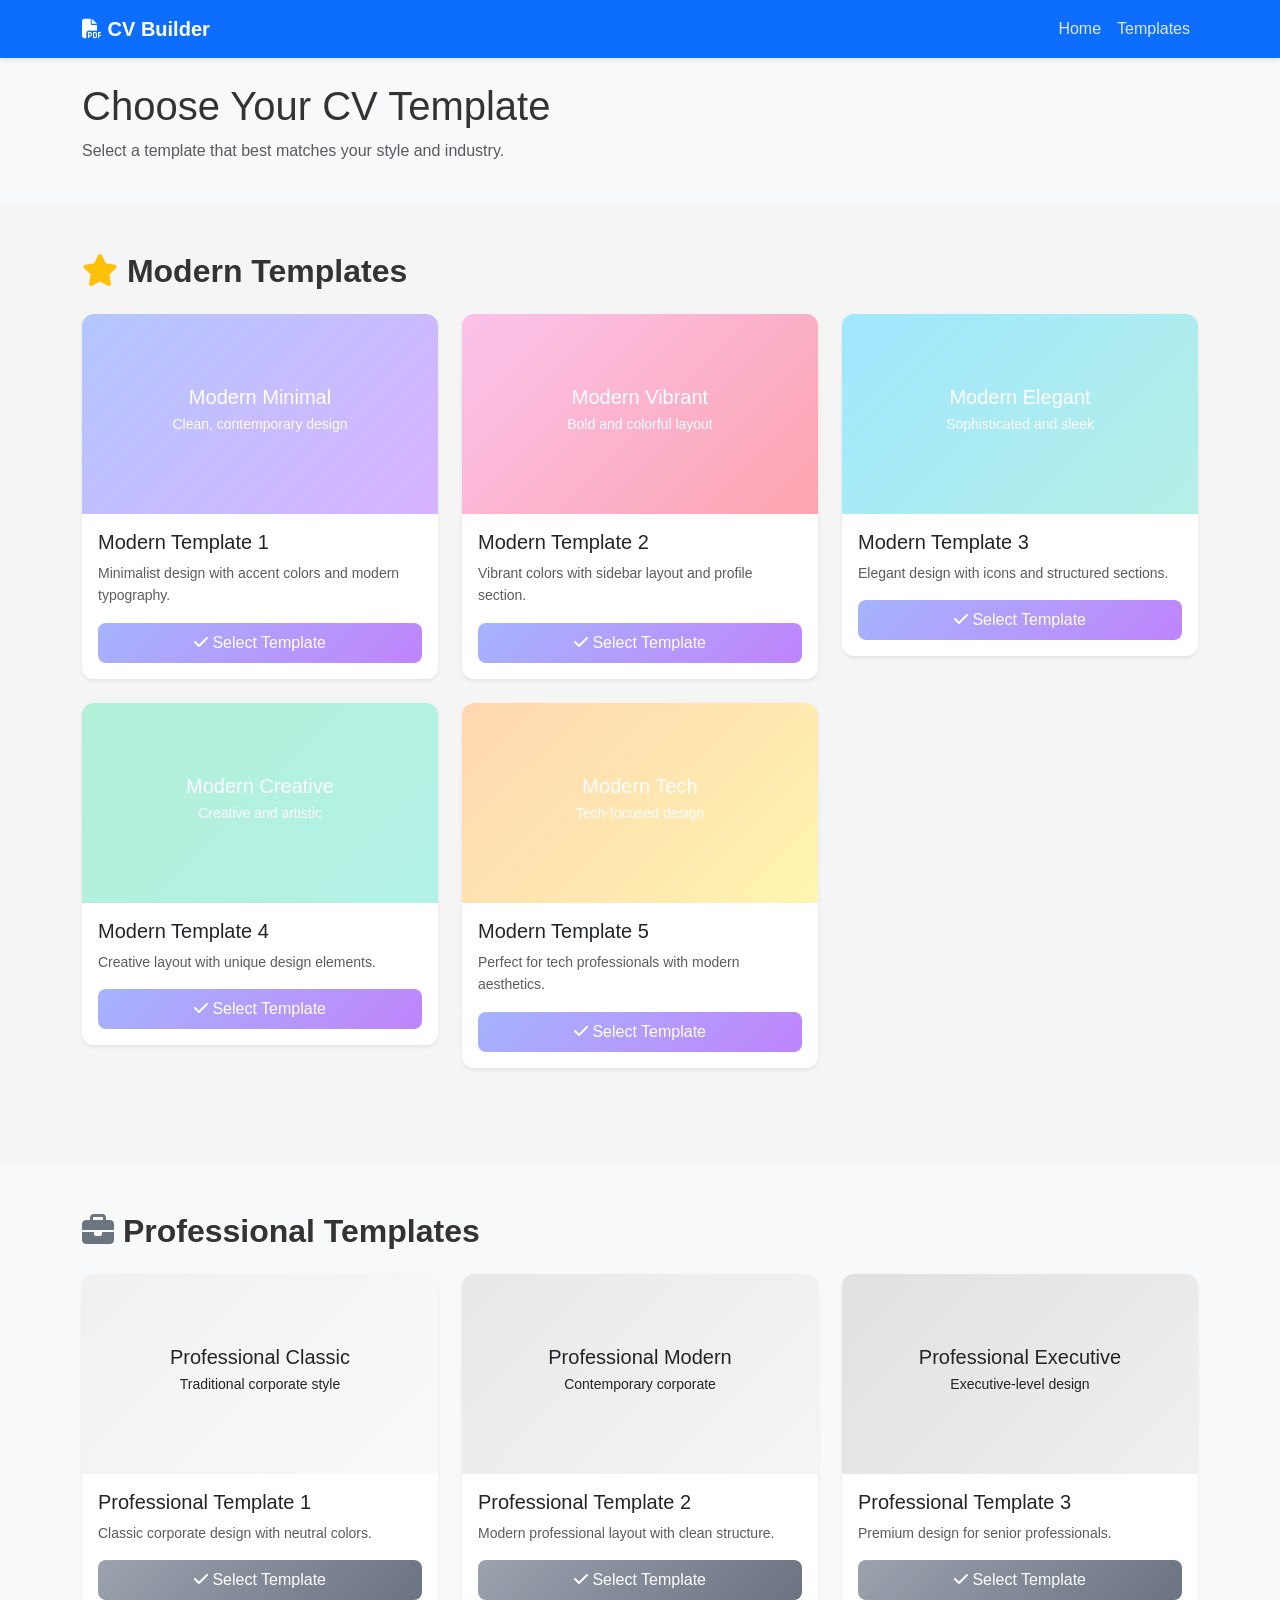
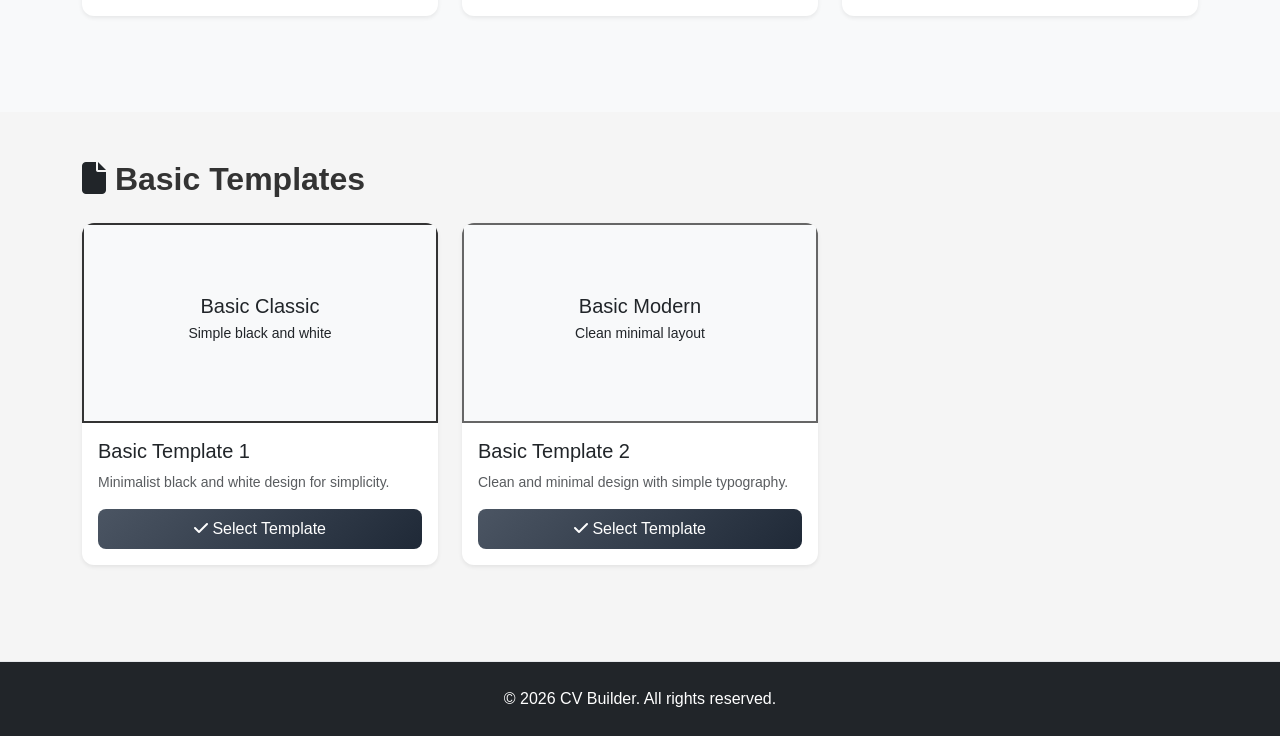
<file: modern3.html>
<!DOCTYPE html>
<html lang="en">
<head>
    <meta charset="UTF-8">
    <meta name="viewport" content="width=device-width, initial-scale=1.0">
    <title>CV - Modern Template 3</title>
    <link href="https://cdn.jsdelivr.net/npm/bootstrap@5.3.0/dist/css/bootstrap.min.css" rel="stylesheet">
    <link href="https://cdnjs.cloudflare.com/ajax/libs/font-awesome/6.4.0/css/all.min.css" rel="stylesheet">
    <link href="css/style.css" rel="stylesheet">
</head>
<body>
    <!-- Navigation Bar -->
    <nav class="navbar navbar-expand-lg navbar-dark bg-primary">
        <div class="container">
            <a class="navbar-brand fw-bold" href="index.html">
                <i class="fas fa-file-pdf"></i> CV Builder
            </a>
            <button class="navbar-toggler" type="button" data-bs-toggle="collapse" data-bs-target="#navbarNav">
                <span class="navbar-toggler-icon"></span>
            </button>
            <div class="collapse navbar-collapse" id="navbarNav">
                <ul class="navbar-nav ms-auto">
                    <li class="nav-item">
                        <a class="nav-link" href="index.html">Home</a>
                    </li>
                    <li class="nav-item">
                        <a class="nav-link" href="templates.html">Templates</a>
                    </li>
                </ul>
            </div>
        </div>
    </nav>

    <!-- Action Buttons -->
    <div class="container mt-4 mb-4">
        <div class="d-flex gap-2 flex-wrap">
            <button class="btn btn-primary" onclick="editCV()">
                <i class="fas fa-edit"></i> Edit
            </button>
            <button class="btn btn-success" onclick="printCV()">
                <i class="fas fa-print"></i> Print
            </button>
            <button class="btn btn-info" onclick="downloadPDF()">
                <i class="fas fa-download"></i> Download PDF
            </button>
            <a href="templates.html" class="btn btn-outline-secondary">
                <i class="fas fa-arrow-left"></i> Back
            </a>
        </div>
    </div>

    <!-- CV Container -->
    <div class="container mb-5">
        <!-- Header -->
        <div class="card border-0 shadow-sm mb-4 bg-gradient-modern-3 text-white">
            <div class="card-body p-5">
                <div class="row">
                    <div class="col-md-2 text-center">
                        <div id="profilePhotoContainer">
                            <img id="profilePhotoDisplay" src="https://via.placeholder.com/100" alt="Profile" class="rounded-circle" style="width: 100px; height: 100px; object-fit: cover; border: 3px solid white;">
                        </div>
                    </div>
                    <div class="col-md-10">
                        <h1 id="nameDisplay" class="mb-1">Your Name</h1>
                        <div class="row g-3 mt-2">
                            <div class="col-auto">
                                <i class="fas fa-envelope me-2"></i><span id="emailDisplay">email@example.com</span>
                            </div>
                            <div class="col-auto">
                                <i class="fas fa-phone me-2"></i><span id="phoneDisplay">+1 (555) 123-4567</span>
                            </div>
                            <div class="col-auto">
                                <i class="fas fa-map-marker-alt me-2"></i><span id="addressDisplay">City, Country</span>
                            </div>
                        </div>
                    </div>
                </div>
            </div>
        </div>

        <!-- Professional Summary -->
        <div class="card border-0 shadow-sm mb-4">
            <div class="card-body p-4">
                <h5 class="fw-bold text-primary mb-3">
                    <i class="fas fa-briefcase me-2"></i>Professional Summary
                </h5>
                <p id="careerSummaryDisplay" class="text-muted">Add your professional summary here...</p>
            </div>
        </div>

        <div class="row">
            <div class="col-lg-7">
                <!-- Work Experience -->
                <div class="card border-0 shadow-sm mb-4">
                    <div class="card-header bg-primary text-white">
                        <h5 class="mb-0"><i class="fas fa-building me-2"></i>Work Experience</h5>
                    </div>
                    <div class="card-body" id="experienceDisplayModern3"></div>
                </div>

                <!-- Education -->
                <div class="card border-0 shadow-sm mb-4">
                    <div class="card-header bg-success text-white">
                        <h5 class="mb-0"><i class="fas fa-graduation-cap me-2"></i>Education</h5>
                    </div>
                    <div class="card-body" id="educationDisplayModern3"></div>
                </div>

                <!-- Projects -->
                <div class="card border-0 shadow-sm">
                    <div class="card-header bg-info text-white">
                        <h5 class="mb-0"><i class="fas fa-project-diagram me-2"></i>Projects</h5>
                    </div>
                    <div class="card-body" id="projectsDisplayModern3"></div>
                </div>
            </div>

            <div class="col-lg-5">
                <!-- Skills -->
                <div class="card border-0 shadow-sm mb-4">
                    <div class="card-header bg-warning text-dark">
                        <h5 class="mb-0"><i class="fas fa-star me-2"></i>Skills</h5>
                    </div>
                    <div class="card-body" id="skillsDisplayModern3"></div>
                </div>

                <!-- Certifications -->
                <div class="card border-0 shadow-sm">
                    <div class="card-header bg-danger text-white">
                        <h5 class="mb-0"><i class="fas fa-certificate me-2"></i>Certifications</h5>
                    </div>
                    <div class="card-body" id="certificationsDisplayModern3"></div>
                </div>
            </div>
        </div>
    </div>

    <!-- Footer -->
    <footer class="bg-dark text-white py-4 mt-5">
        <div class="container text-center">
            <p class="mb-0">&copy; 2026 CV Builder. All rights reserved.</p>
        </div>
    </footer>

    <script src="https://cdn.jsdelivr.net/npm/bootstrap@5.3.0/dist/js/bootstrap.bundle.min.js"></script>
    <script src="js/script.js"></script>
    <script>
        document.addEventListener('DOMContentLoaded', function() {
            displayCVData('modern3');
        });
    </script>
</body>
</html>
</file>
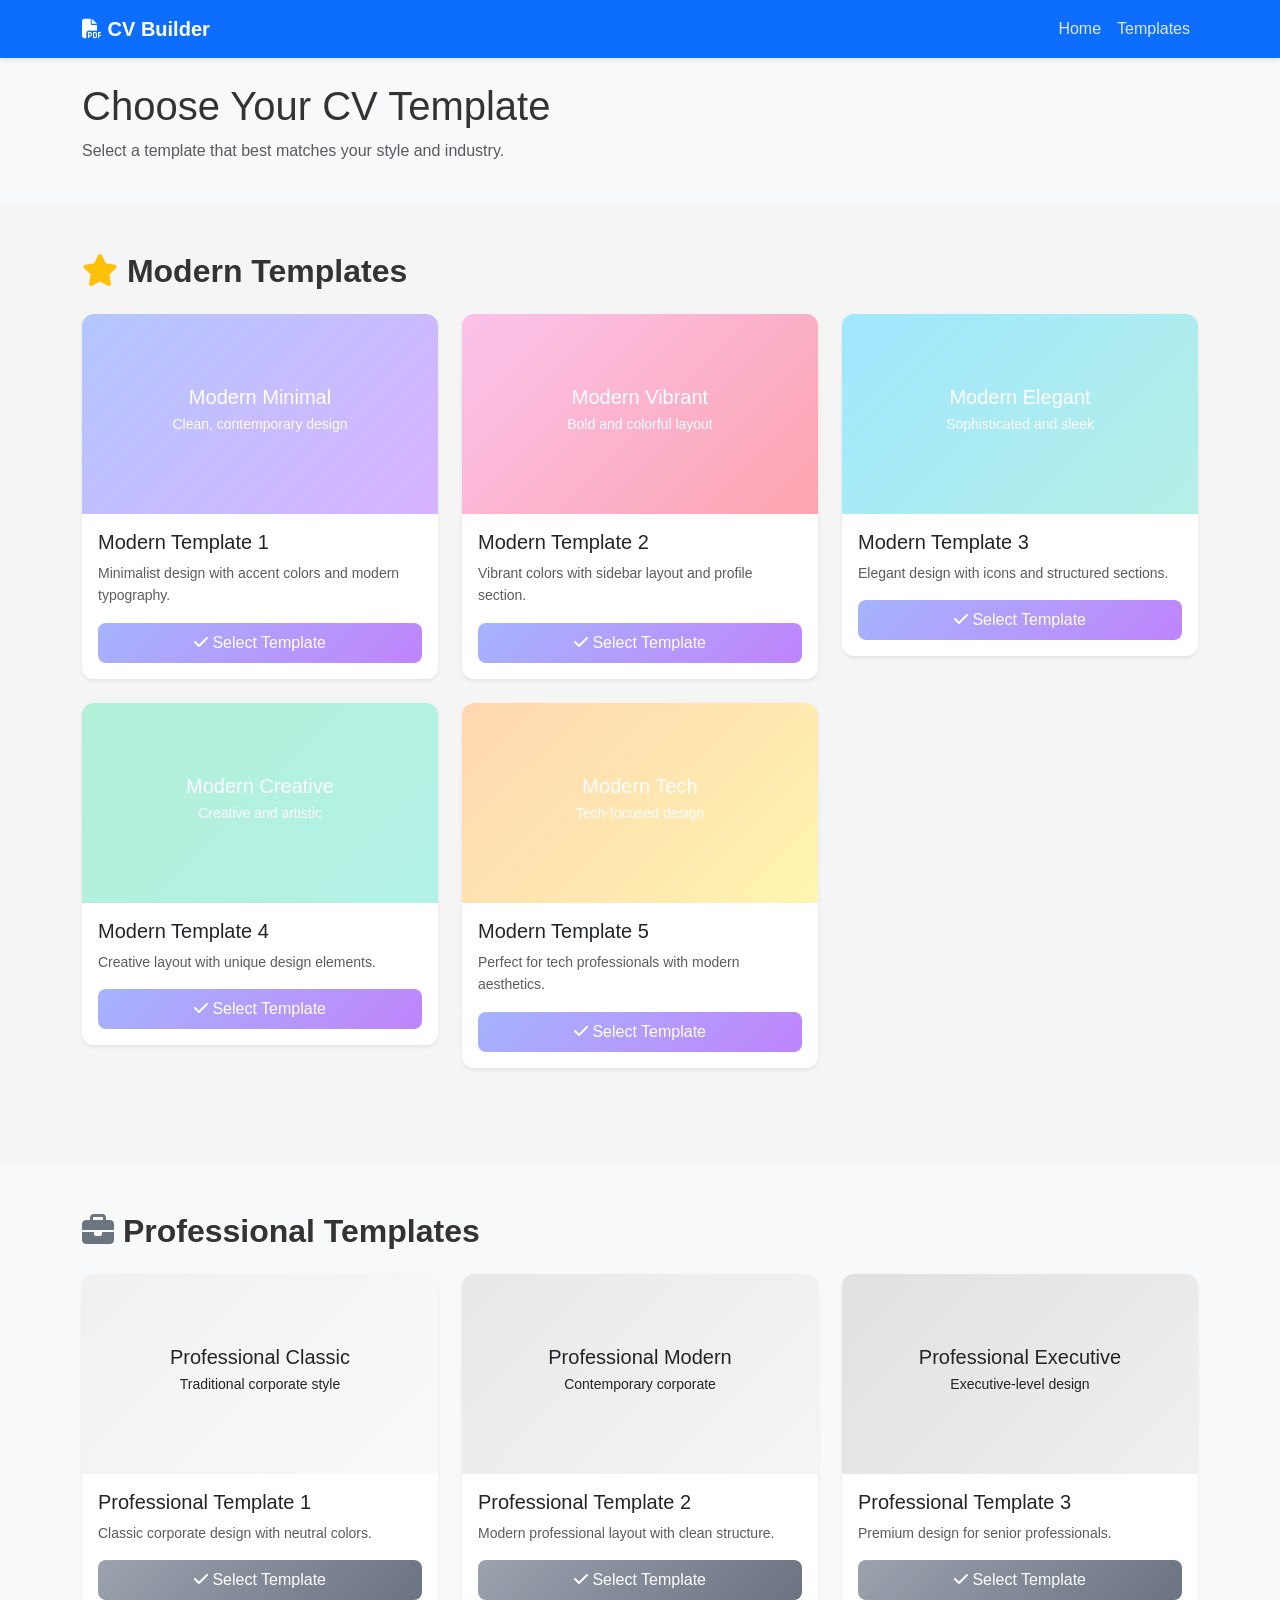
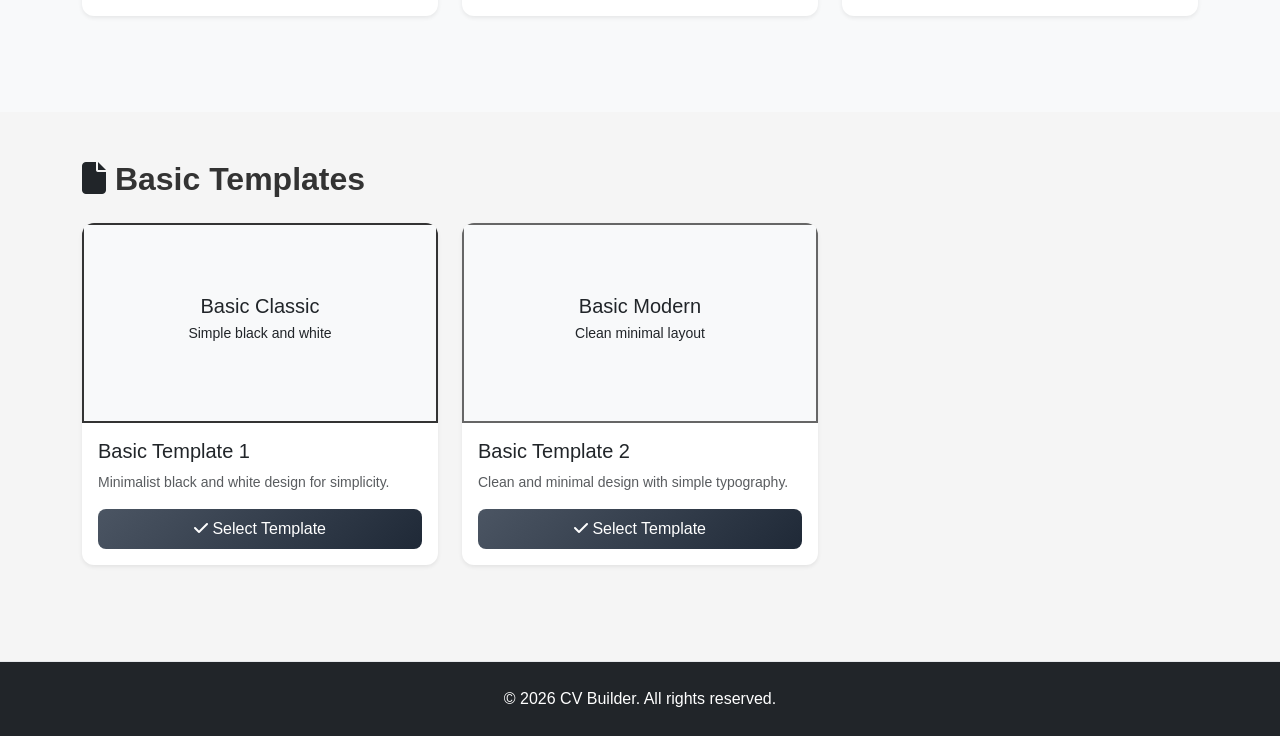
<file: modern4.html>
<!DOCTYPE html>
<html lang="en">
<head>
    <meta charset="UTF-8">
    <meta name="viewport" content="width=device-width, initial-scale=1.0">
    <title>CV - Modern Template 4</title>
    <link href="https://cdn.jsdelivr.net/npm/bootstrap@5.3.0/dist/css/bootstrap.min.css" rel="stylesheet">
    <link href="https://cdnjs.cloudflare.com/ajax/libs/font-awesome/6.4.0/css/all.min.css" rel="stylesheet">
    <link href="css/style.css" rel="stylesheet">
</head>
<body>
    <!-- Navigation Bar -->
    <nav class="navbar navbar-expand-lg navbar-dark bg-primary">
        <div class="container">
            <a class="navbar-brand fw-bold" href="index.html">
                <i class="fas fa-file-pdf"></i> CV Builder
            </a>
            <button class="navbar-toggler" type="button" data-bs-toggle="collapse" data-bs-target="#navbarNav">
                <span class="navbar-toggler-icon"></span>
            </button>
            <div class="collapse navbar-collapse" id="navbarNav">
                <ul class="navbar-nav ms-auto">
                    <li class="nav-item">
                        <a class="nav-link" href="index.html">Home</a>
                    </li>
                    <li class="nav-item">
                        <a class="nav-link" href="templates.html">Templates</a>
                    </li>
                </ul>
            </div>
        </div>
    </nav>

    <!-- Action Buttons -->
    <div class="container mt-4 mb-4">
        <div class="d-flex gap-2 flex-wrap">
            <button class="btn btn-primary" onclick="editCV()">
                <i class="fas fa-edit"></i> Edit
            </button>
            <button class="btn btn-success" onclick="printCV()">
                <i class="fas fa-print"></i> Print
            </button>
            <button class="btn btn-info" onclick="downloadPDF()">
                <i class="fas fa-download"></i> Download PDF
            </button>
            <a href="templates.html" class="btn btn-outline-secondary">
                <i class="fas fa-arrow-left"></i> Back
            </a>
        </div>
    </div>

    <!-- CV Container -->
    <div class="container mb-5">
        <!-- Profile Section -->
        <div class="card border-0 shadow-sm mb-4 bg-gradient-modern-4 text-white">
            <div class="card-body p-5 text-center">
                <div id="profilePhotoContainer" class="mb-4">
                    <img id="profilePhotoDisplay" src="https://via.placeholder.com/140" alt="Profile" class="rounded-circle" style="width: 140px; height: 140px; object-fit: cover; border: 5px solid white;">
                </div>
                <h1 id="nameDisplay" class="mb-3">Your Name</h1>
                <p id="careerSummaryDisplay" class="lead mb-4">Professional Summary</p>
                <div class="row g-3 justify-content-center">
                    <div class="col-auto">
                        <i class="fas fa-envelope me-2"></i><span id="emailDisplay">email@example.com</span>
                    </div>
                    <div class="col-auto">
                        <i class="fas fa-phone me-2"></i><span id="phoneDisplay">+1 (555) 123-4567</span>
                    </div>
                    <div class="col-auto">
                        <i class="fas fa-map-marker-alt me-2"></i><span id="addressDisplay">City, Country</span>
                    </div>
                </div>
            </div>
        </div>

        <div class="row">
            <div class="col-lg-6">
                <!-- Work Experience -->
                <div class="card border-0 shadow-sm mb-4">
                    <div class="card-header bg-primary text-white">
                        <h5 class="mb-0"><i class="fas fa-briefcase me-2"></i>Work Experience</h5>
                    </div>
                    <div class="card-body" id="experienceDisplayModern4"></div>
                </div>

                <!-- Education -->
                <div class="card border-0 shadow-sm mb-4">
                    <div class="card-header bg-success text-white">
                        <h5 class="mb-0"><i class="fas fa-graduation-cap me-2"></i>Education</h5>
                    </div>
                    <div class="card-body" id="educationDisplayModern4"></div>
                </div>
            </div>

            <div class="col-lg-6">
                <!-- Skills -->
                <div class="card border-0 shadow-sm mb-4">
                    <div class="card-header bg-warning text-dark">
                        <h5 class="mb-0"><i class="fas fa-star me-2"></i>Skills</h5>
                    </div>
                    <div class="card-body" id="skillsDisplayModern4"></div>
                </div>

                <!-- Certifications -->
                <div class="card border-0 shadow-sm mb-4">
                    <div class="card-header bg-danger text-white">
                        <h5 class="mb-0"><i class="fas fa-certificate me-2"></i>Certifications</h5>
                    </div>
                    <div class="card-body" id="certificationsDisplayModern4"></div>
                </div>
            </div>
        </div>

        <!-- Projects -->
        <div class="card border-0 shadow-sm">
            <div class="card-header bg-info text-white">
                <h5 class="mb-0"><i class="fas fa-project-diagram me-2"></i>Projects</h5>
            </div>
            <div class="card-body" id="projectsDisplayModern4"></div>
        </div>
    </div>

    <!-- Footer -->
    <footer class="bg-dark text-white py-4 mt-5">
        <div class="container text-center">
            <p class="mb-0">&copy; 2026 CV Builder. All rights reserved.</p>
        </div>
    </footer>

    <script src="https://cdn.jsdelivr.net/npm/bootstrap@5.3.0/dist/js/bootstrap.bundle.min.js"></script>
    <script src="js/script.js"></script>
    <script>
        document.addEventListener('DOMContentLoaded', function() {
            displayCVData('modern4');
        });
    </script>
</body>
</html>
</file>
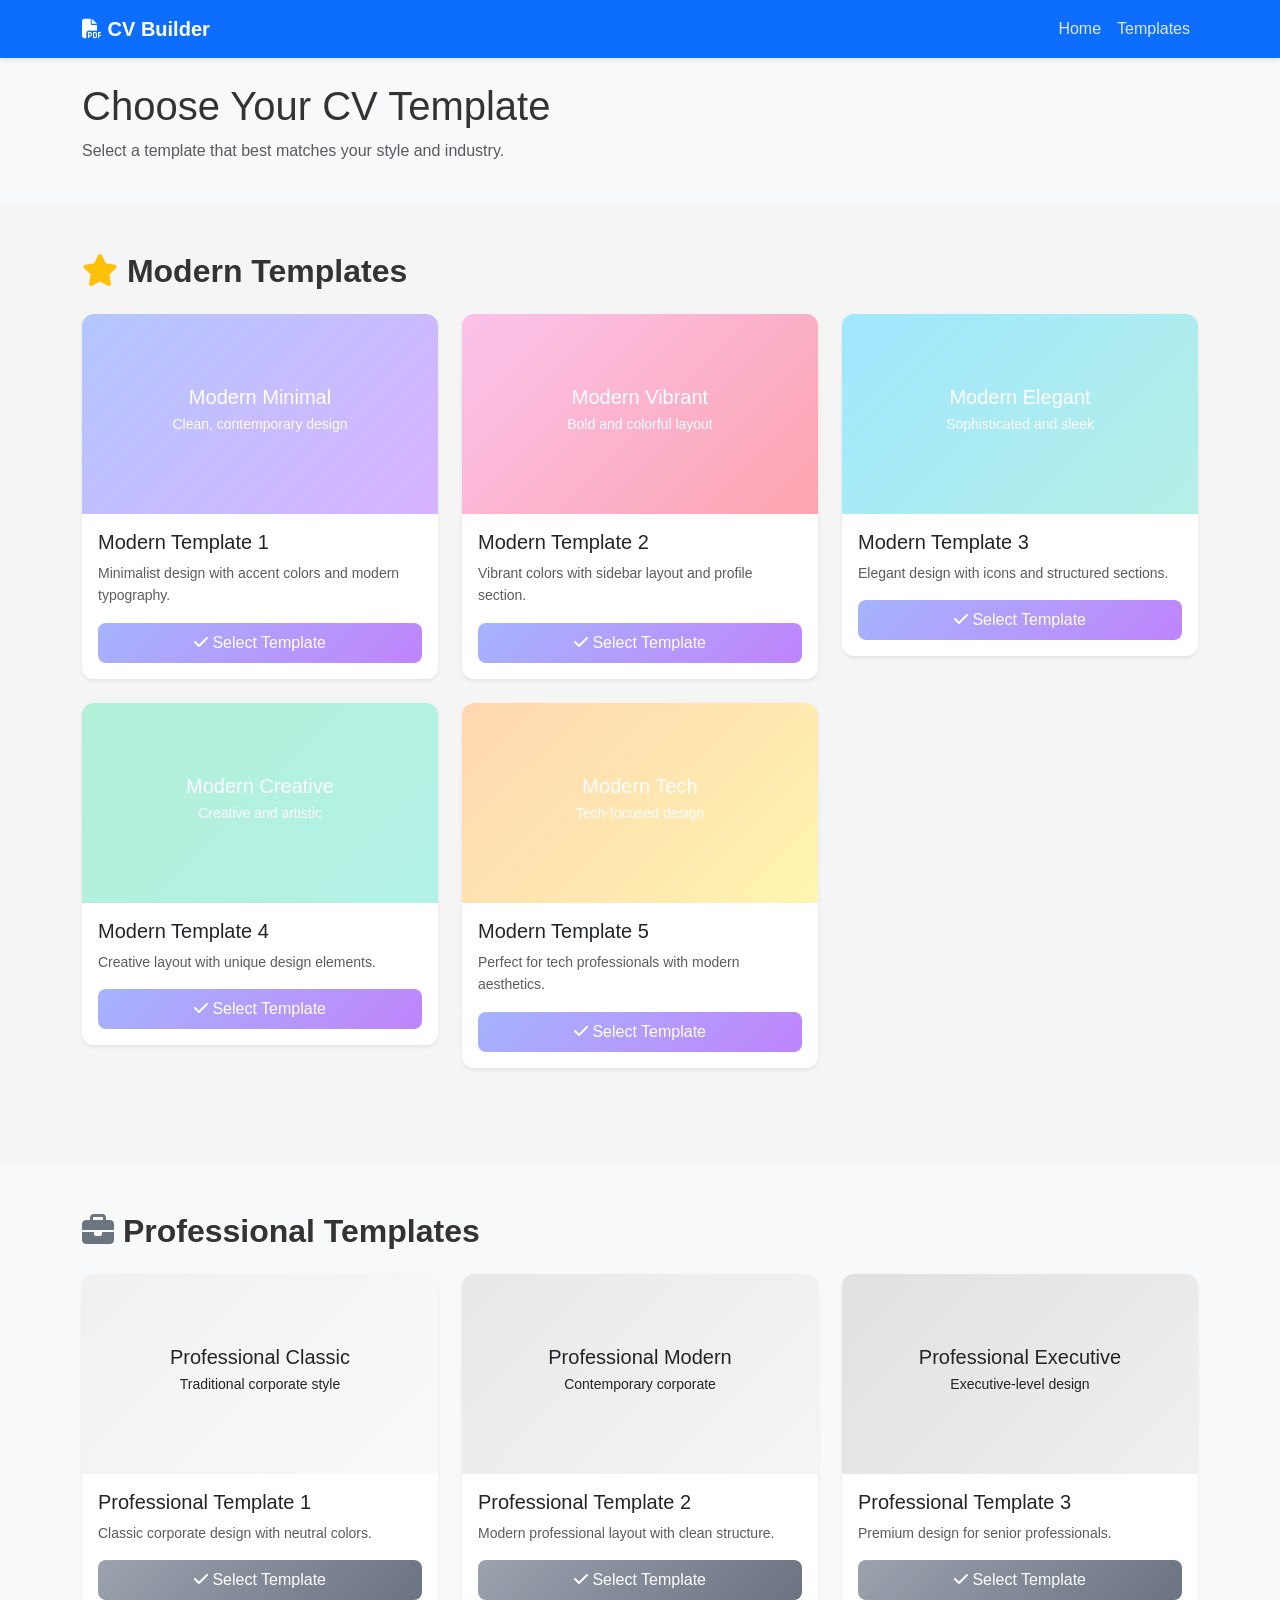
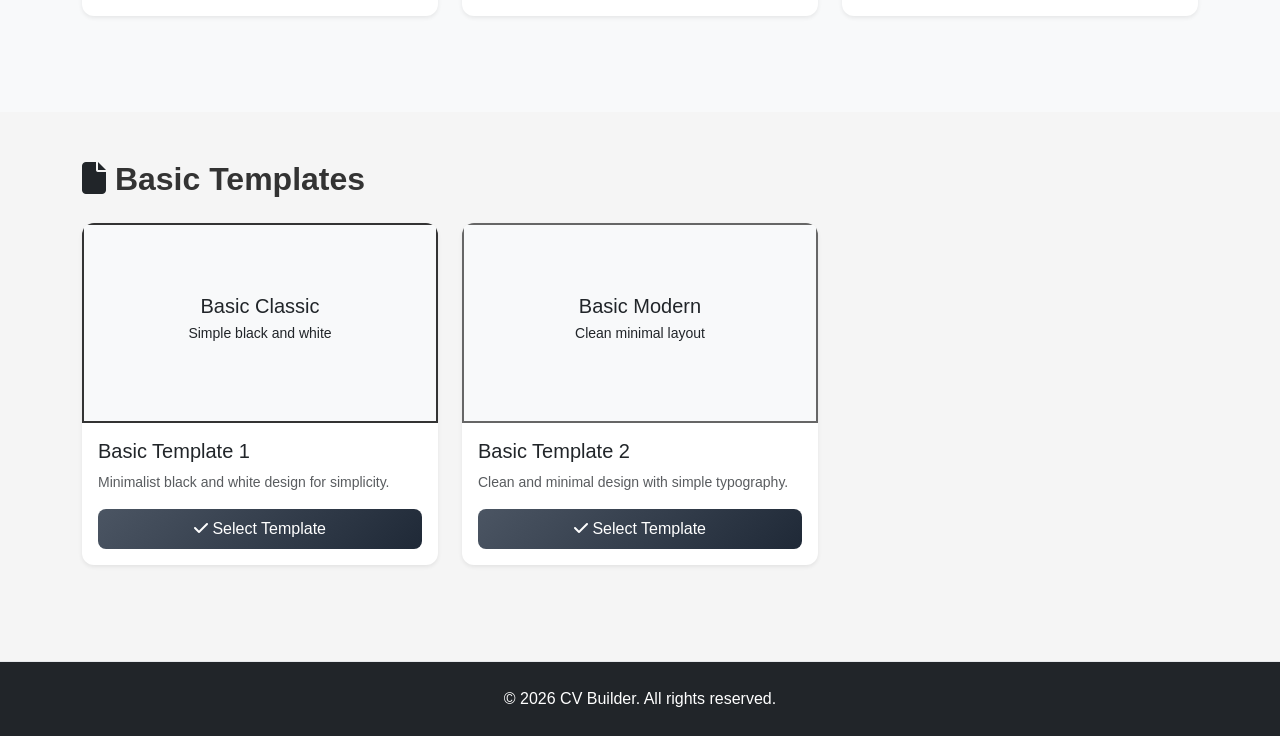
<file: modern5.html>
<!DOCTYPE html>
<html lang="en">
<head>
    <meta charset="UTF-8">
    <meta name="viewport" content="width=device-width, initial-scale=1.0">
    <title>CV - Modern Template 5</title>
    <link href="https://cdn.jsdelivr.net/npm/bootstrap@5.3.0/dist/css/bootstrap.min.css" rel="stylesheet">
    <link href="https://cdnjs.cloudflare.com/ajax/libs/font-awesome/6.4.0/css/all.min.css" rel="stylesheet">
    <link href="css/style.css" rel="stylesheet">
</head>
<body>
    <!-- Navigation Bar -->
    <nav class="navbar navbar-expand-lg navbar-dark bg-primary">
        <div class="container">
            <a class="navbar-brand fw-bold" href="index.html">
                <i class="fas fa-file-pdf"></i> CV Builder
            </a>
            <button class="navbar-toggler" type="button" data-bs-toggle="collapse" data-bs-target="#navbarNav">
                <span class="navbar-toggler-icon"></span>
            </button>
            <div class="collapse navbar-collapse" id="navbarNav">
                <ul class="navbar-nav ms-auto">
                    <li class="nav-item">
                        <a class="nav-link" href="index.html">Home</a>
                    </li>
                    <li class="nav-item">
                        <a class="nav-link" href="templates.html">Templates</a>
                    </li>
                </ul>
            </div>
        </div>
    </nav>

    <!-- Action Buttons -->
    <div class="container mt-4 mb-4">
        <div class="d-flex gap-2 flex-wrap">
            <button class="btn btn-primary" onclick="editCV()">
                <i class="fas fa-edit"></i> Edit
            </button>
            <button class="btn btn-success" onclick="printCV()">
                <i class="fas fa-print"></i> Print
            </button>
            <button class="btn btn-info" onclick="downloadPDF()">
                <i class="fas fa-download"></i> Download PDF
            </button>
            <a href="templates.html" class="btn btn-outline-secondary">
                <i class="fas fa-arrow-left"></i> Back
            </a>
        </div>
    </div>

    <!-- CV Container -->
    <div class="container mb-5">
        <div class="row">
            <div class="col-lg-4 mb-4">
                <!-- Sidebar -->
                <div class="card border-0 shadow-sm bg-gradient-modern-5 text-white">
                    <div class="card-body p-4">
                        <!-- Profile Photo -->
                        <div class="text-center mb-4">
                            <div id="profilePhotoContainer" class="mb-3">
                                <img id="profilePhotoDisplay" src="https://via.placeholder.com/130" alt="Profile" class="rounded-circle" style="width: 130px; height: 130px; object-fit: cover; border: 4px solid white;">
                            </div>
                            <h4 id="nameDisplay" class="mb-0">Your Name</h4>
                        </div>

                        <!-- Contact Information -->
                        <div class="mb-4">
                            <h6 class="text-uppercase fw-bold mb-3">Contact</h6>
                            <div class="small">
                                <p id="emailDisplay" class="mb-2">
                                    <i class="fas fa-envelope me-2"></i><span>email@example.com</span>
                                </p>
                                <p id="phoneDisplay" class="mb-2">
                                    <i class="fas fa-phone me-2"></i><span>+1 (555) 123-4567</span>
                                </p>
                                <p id="addressDisplay" class="mb-2">
                                    <i class="fas fa-map-marker-alt me-2"></i><span>City, Country</span>
                                </p>
                                <p id="linkedinDisplay" class="mb-2">
                                    <i class="fas fa-linkedin me-2"></i><a href="#" class="text-white">LinkedIn</a>
                                </p>
                                <p id="portfolioDisplay" class="mb-0">
                                    <i class="fas fa-globe me-2"></i><a href="#" class="text-white">Portfolio</a>
                                </p>
                            </div>
                        </div>

                        <!-- Skills -->
                        <div>
                            <h6 class="text-uppercase fw-bold mb-3">Skills</h6>
                            <div id="skillsDisplayModern5" class="small">
                                <span class="badge bg-light text-dark me-2 mb-2">Skill 1</span>
                                <span class="badge bg-light text-dark me-2 mb-2">Skill 2</span>
                            </div>
                        </div>
                    </div>
                </div>
            </div>

            <div class="col-lg-8">
                <!-- Main Content -->
                <div class="card border-0 shadow-sm mb-4">
                    <div class="card-body p-4">
                        <!-- Career Summary -->
                        <div id="careerSummarySection" class="mb-4">
                            <h5 class="fw-bold text-primary mb-3">
                                <i class="fas fa-briefcase me-2"></i>Professional Summary
                            </h5>
                            <p id="careerSummaryDisplay" class="text-muted">
                                Add your professional summary here...
                            </p>
                        </div>

                        <!-- Work Experience -->
                        <div id="experienceSection" class="mb-4">
                            <h5 class="fw-bold text-primary mb-3">
                                <i class="fas fa-building me-2"></i>Work Experience
                            </h5>
                            <div id="experienceDisplayModern5"></div>
                        </div>

                        <!-- Education -->
                        <div id="educationSection" class="mb-4">
                            <h5 class="fw-bold text-primary mb-3">
                                <i class="fas fa-graduation-cap me-2"></i>Education
                            </h5>
                            <div id="educationDisplayModern5"></div>
                        </div>

                        <!-- Projects -->
                        <div id="projectsSection" class="mb-4">
                            <h5 class="fw-bold text-primary mb-3">
                                <i class="fas fa-project-diagram me-2"></i>Projects
                            </h5>
                            <div id="projectsDisplayModern5"></div>
                        </div>

                        <!-- Certifications -->
                        <div id="certificationsSection">
                            <h5 class="fw-bold text-primary mb-3">
                                <i class="fas fa-certificate me-2"></i>Certifications
                            </h5>
                            <div id="certificationsDisplayModern5"></div>
                        </div>
                    </div>
                </div>
            </div>
        </div>
    </div>

    <!-- Footer -->
    <footer class="bg-dark text-white py-4 mt-5">
        <div class="container text-center">
            <p class="mb-0">&copy; 2026 CV Builder. All rights reserved.</p>
        </div>
    </footer>

    <script src="https://cdn.jsdelivr.net/npm/bootstrap@5.3.0/dist/js/bootstrap.bundle.min.js"></script>
    <script src="js/script.js"></script>
    <script>
        document.addEventListener('DOMContentLoaded', function() {
            displayCVData('modern5');
        });
    </script>
</body>
</html>
</file>
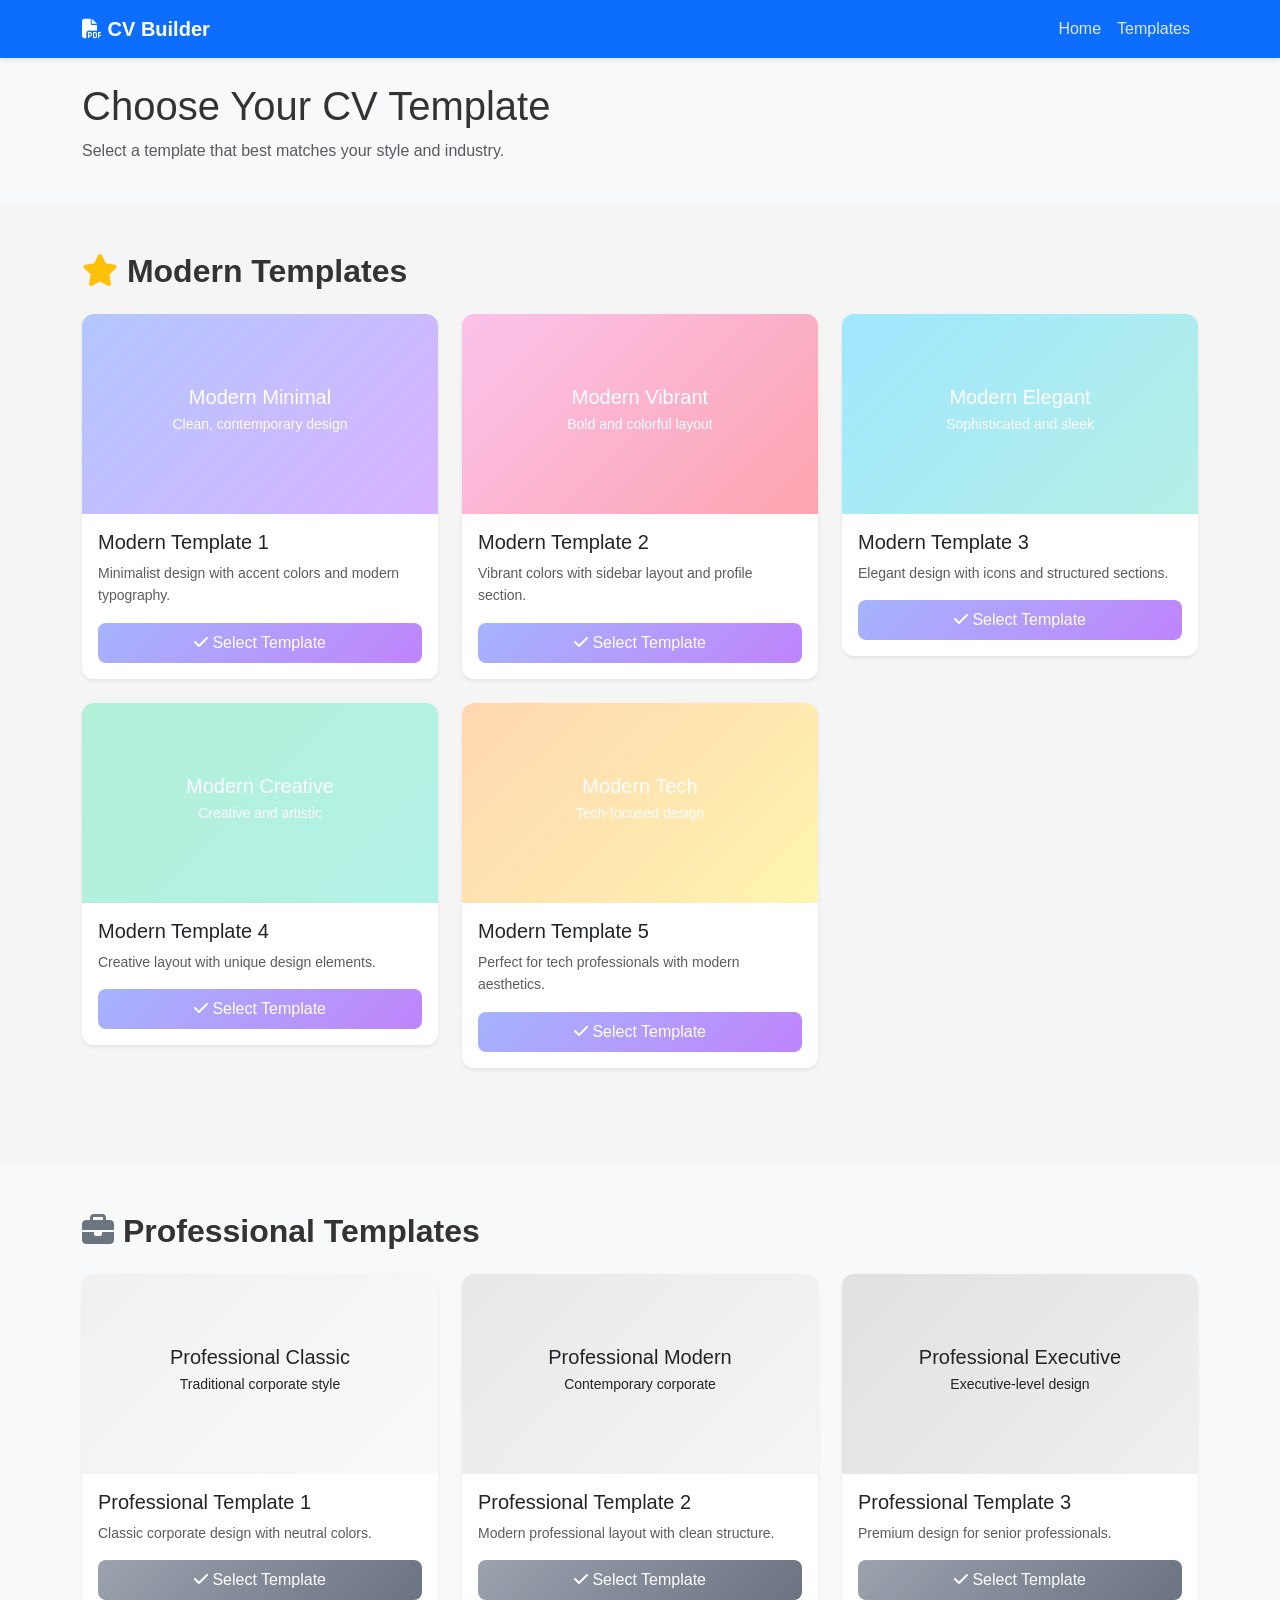
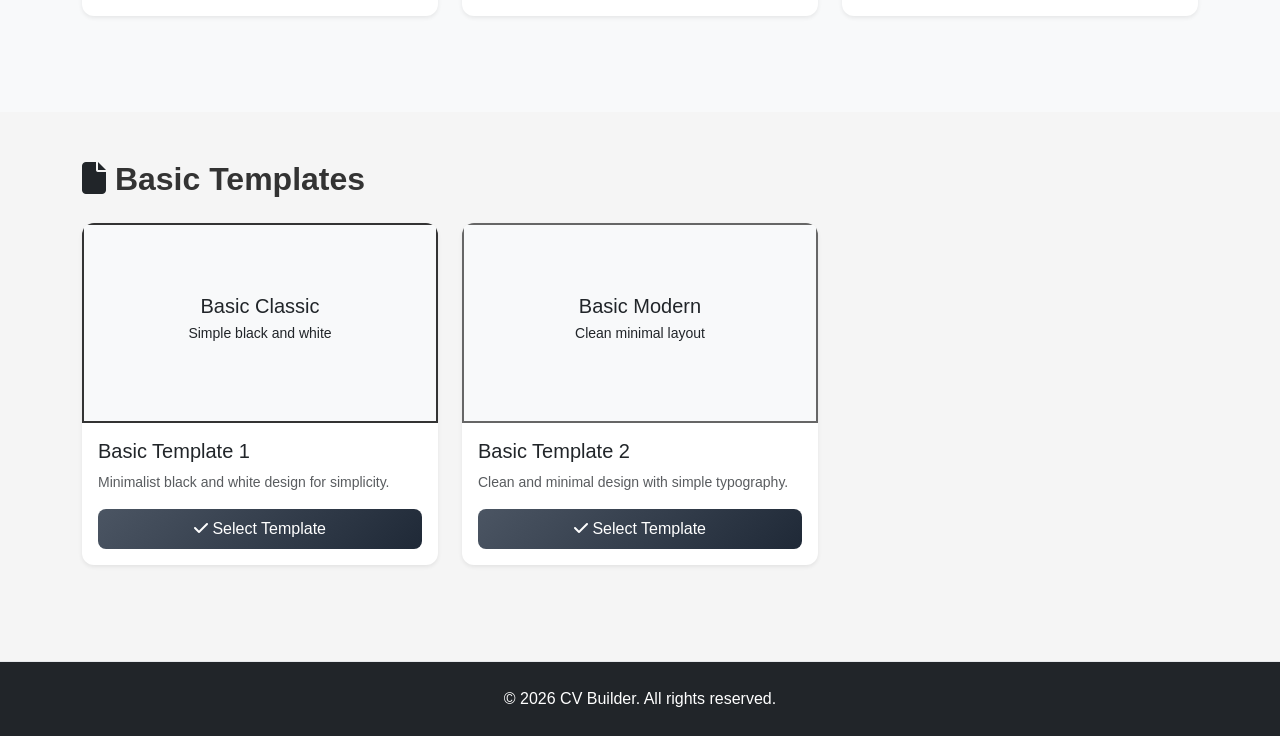
<file: professional1.html>
<!DOCTYPE html>
<html lang="en">
<head>
    <meta charset="UTF-8">
    <meta name="viewport" content="width=device-width, initial-scale=1.0">
    <title>CV - Professional Template 1</title>
    <link href="https://cdn.jsdelivr.net/npm/bootstrap@5.3.0/dist/css/bootstrap.min.css" rel="stylesheet">
    <link href="https://cdnjs.cloudflare.com/ajax/libs/font-awesome/6.4.0/css/all.min.css" rel="stylesheet">
    <link href="css/style.css" rel="stylesheet">
</head>
<body>
    <!-- Navigation Bar -->
    <nav class="navbar navbar-expand-lg navbar-dark bg-primary">
        <div class="container">
            <a class="navbar-brand fw-bold" href="index.html">
                <i class="fas fa-file-pdf"></i> CV Builder
            </a>
            <button class="navbar-toggler" type="button" data-bs-toggle="collapse" data-bs-target="#navbarNav">
                <span class="navbar-toggler-icon"></span>
            </button>
            <div class="collapse navbar-collapse" id="navbarNav">
                <ul class="navbar-nav ms-auto">
                    <li class="nav-item">
                        <a class="nav-link" href="index.html">Home</a>
                    </li>
                    <li class="nav-item">
                        <a class="nav-link" href="templates.html">Templates</a>
                    </li>
                </ul>
            </div>
        </div>
    </nav>

    <!-- Action Buttons -->
    <div class="container mt-4 mb-4">
        <div class="d-flex gap-2 flex-wrap">
            <button class="btn btn-primary" onclick="editCV()">
                <i class="fas fa-edit"></i> Edit
            </button>
            <button class="btn btn-success" onclick="printCV()">
                <i class="fas fa-print"></i> Print
            </button>
            <button class="btn btn-info" onclick="downloadPDF()">
                <i class="fas fa-download"></i> Download PDF
            </button>
            <a href="templates.html" class="btn btn-outline-secondary">
                <i class="fas fa-arrow-left"></i> Back
            </a>
        </div>
    </div>

    <!-- CV Container -->
    <div class="container mb-5">
        <!-- Header Section -->
        <div class="border-bottom border-3 pb-4 mb-4">
            <div class="row align-items-center">
                <div class="col-md-3 text-center">
                    <div id="profilePhotoContainer">
                        <img id="profilePhotoDisplay" src="https://via.placeholder.com/120" alt="Profile" class="rounded" style="width: 120px; height: 120px; object-fit: cover; border: 2px solid #333;">
                    </div>
                </div>
                <div class="col-md-9">
                    <h1 id="nameDisplay" class="mb-2">Your Name</h1>
                    <p id="careerSummaryDisplay" class="text-muted mb-3">Professional Summary</p>
                    <div class="row g-3">
                        <div class="col-md-6">
                            <p id="emailDisplay" class="mb-1">
                                <strong>Email:</strong> <span>email@example.com</span>
                            </p>
                            <p id="phoneDisplay" class="mb-0">
                                <strong>Phone:</strong> <span>+1 (555) 123-4567</span>
                            </p>
                        </div>
                        <div class="col-md-6">
                            <p id="addressDisplay" class="mb-1">
                                <strong>Address:</strong> <span>City, Country</span>
                            </p>
                            <p id="linkedinDisplay" class="mb-0">
                                <strong>LinkedIn:</strong> <a href="#">LinkedIn</a>
                            </p>
                        </div>
                    </div>
                </div>
            </div>
        </div>

        <!-- Professional Summary Section -->
        <div class="mb-4">
            <h4 class="fw-bold border-bottom border-2 pb-2 mb-3">PROFESSIONAL SUMMARY</h4>
            <p id="careerSummaryDisplay2" class="text-muted">Add your professional summary here...</p>
        </div>

        <!-- Work Experience -->
        <div class="mb-4">
            <h4 class="fw-bold border-bottom border-2 pb-2 mb-3">WORK EXPERIENCE</h4>
            <div id="experienceDisplayProfessional1"></div>
        </div>

        <!-- Education -->
        <div class="mb-4">
            <h4 class="fw-bold border-bottom border-2 pb-2 mb-3">EDUCATION</h4>
            <div id="educationDisplayProfessional1"></div>
        </div>

        <!-- Skills -->
        <div class="mb-4">
            <h4 class="fw-bold border-bottom border-2 pb-2 mb-3">SKILLS</h4>
            <div id="skillsDisplayProfessional1"></div>
        </div>

        <!-- Projects -->
        <div class="mb-4">
            <h4 class="fw-bold border-bottom border-2 pb-2 mb-3">PROJECTS</h4>
            <div id="projectsDisplayProfessional1"></div>
        </div>

        <!-- Certifications -->
        <div class="mb-4">
            <h4 class="fw-bold border-bottom border-2 pb-2 mb-3">CERTIFICATIONS</h4>
            <div id="certificationsDisplayProfessional1"></div>
        </div>
    </div>

    <!-- Footer -->
    <footer class="bg-dark text-white py-4 mt-5">
        <div class="container text-center">
            <p class="mb-0">&copy; 2026 CV Builder. All rights reserved.</p>
        </div>
    </footer>

    <script src="https://cdn.jsdelivr.net/npm/bootstrap@5.3.0/dist/js/bootstrap.bundle.min.js"></script>
    <script src="js/script.js"></script>
    <script>
        document.addEventListener('DOMContentLoaded', function() {
            displayCVData('professional1');
        });
    </script>
</body>
</html>
</file>
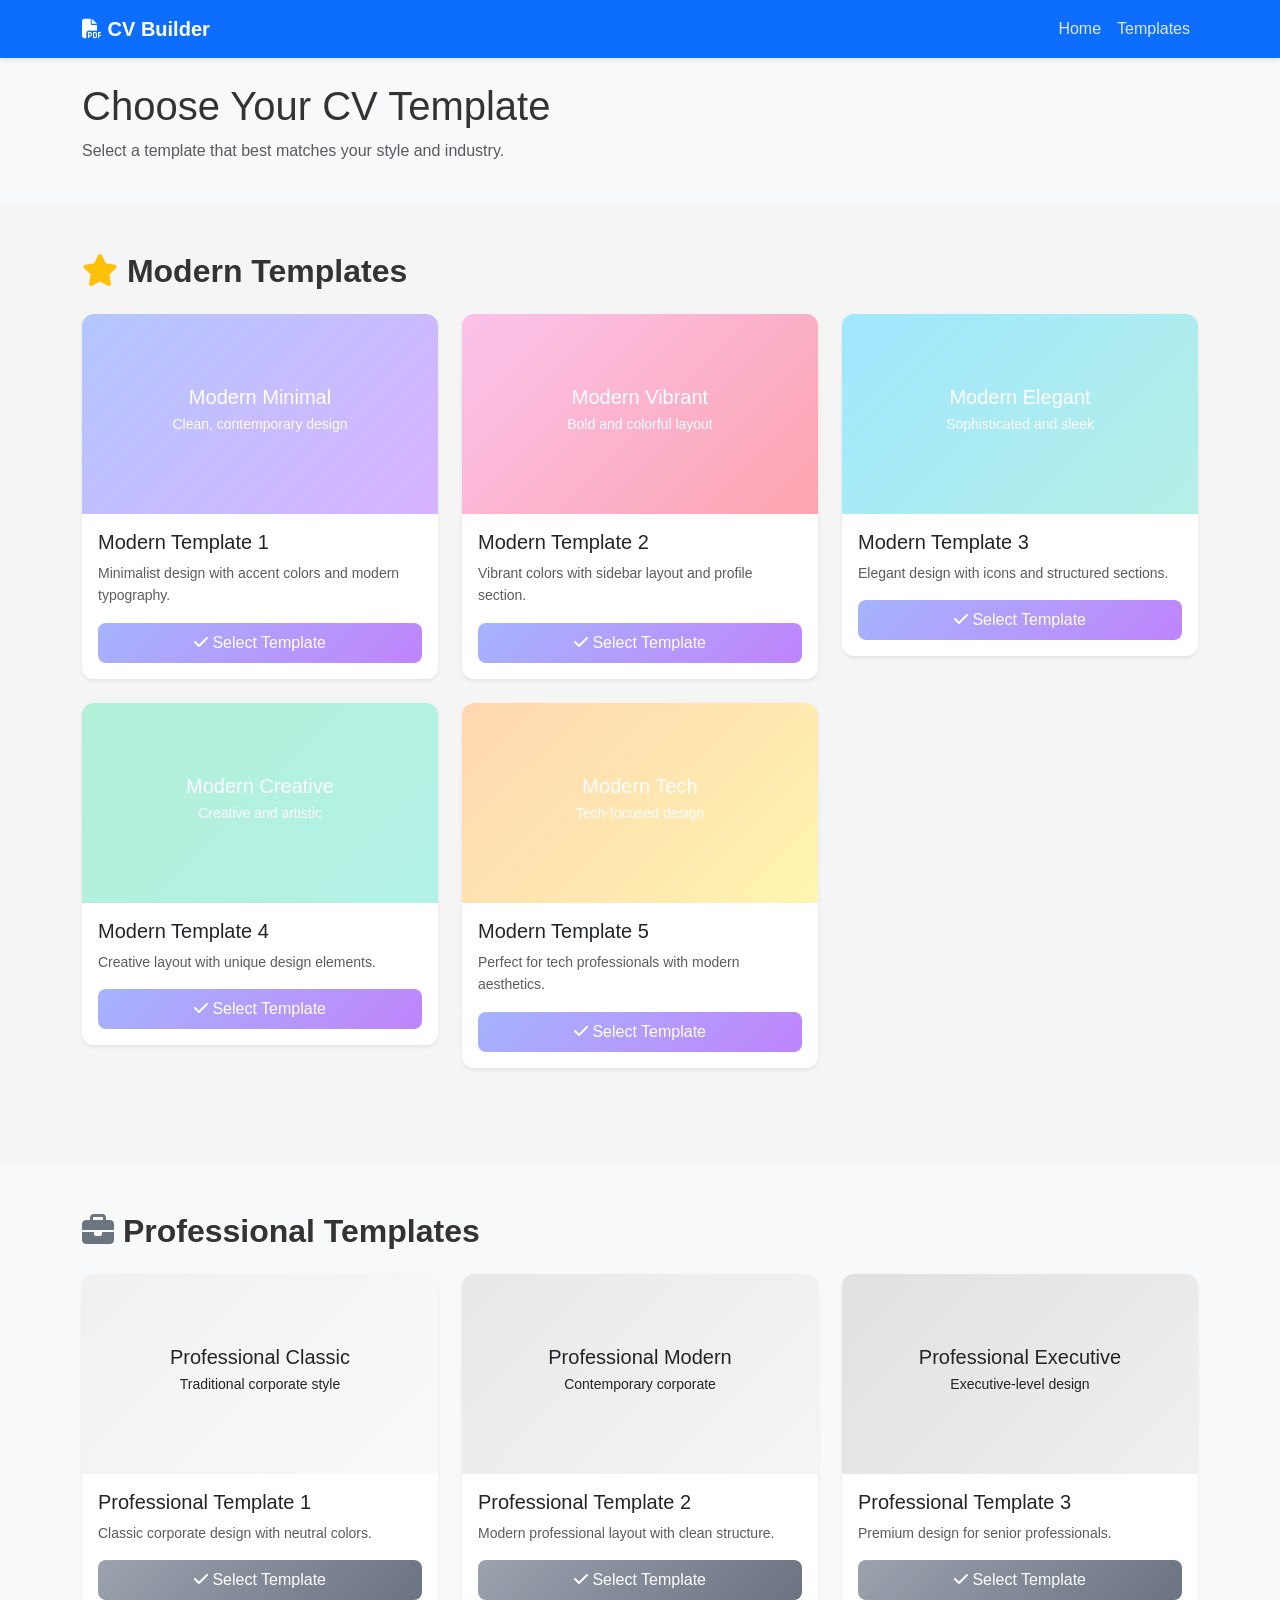
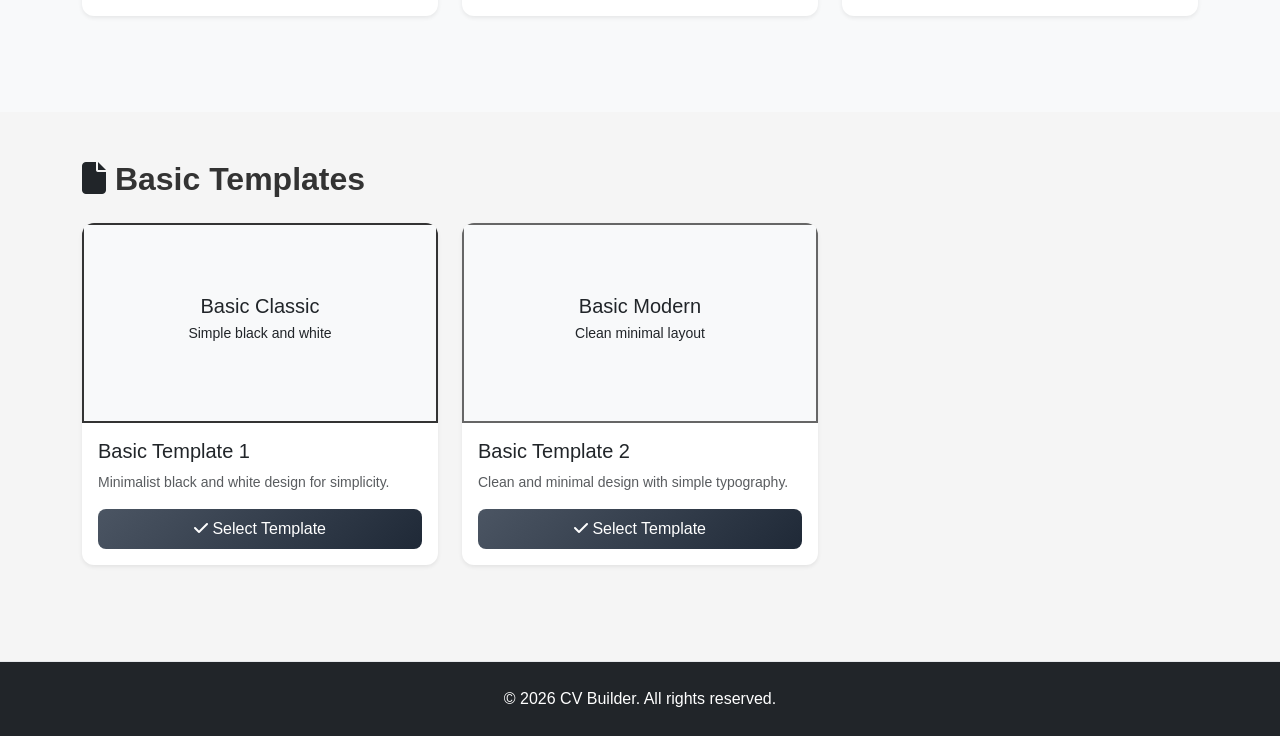
<file: professional2.html>
<!DOCTYPE html>
<html lang="en">
<head>
    <meta charset="UTF-8">
    <meta name="viewport" content="width=device-width, initial-scale=1.0">
    <title>CV - Professional Template 2</title>
    <link href="https://cdn.jsdelivr.net/npm/bootstrap@5.3.0/dist/css/bootstrap.min.css" rel="stylesheet">
    <link href="https://cdnjs.cloudflare.com/ajax/libs/font-awesome/6.4.0/css/all.min.css" rel="stylesheet">
    <link href="css/style.css" rel="stylesheet">
</head>
<body>
    <!-- Navigation Bar -->
    <nav class="navbar navbar-expand-lg navbar-dark bg-primary">
        <div class="container">
            <a class="navbar-brand fw-bold" href="index.html">
                <i class="fas fa-file-pdf"></i> CV Builder
            </a>
            <button class="navbar-toggler" type="button" data-bs-toggle="collapse" data-bs-target="#navbarNav">
                <span class="navbar-toggler-icon"></span>
            </button>
            <div class="collapse navbar-collapse" id="navbarNav">
                <ul class="navbar-nav ms-auto">
                    <li class="nav-item">
                        <a class="nav-link" href="index.html">Home</a>
                    </li>
                    <li class="nav-item">
                        <a class="nav-link" href="templates.html">Templates</a>
                    </li>
                </ul>
            </div>
        </div>
    </nav>

    <!-- Action Buttons -->
    <div class="container mt-4 mb-4">
        <div class="d-flex gap-2 flex-wrap">
            <button class="btn btn-primary" onclick="editCV()">
                <i class="fas fa-edit"></i> Edit
            </button>
            <button class="btn btn-success" onclick="printCV()">
                <i class="fas fa-print"></i> Print
            </button>
            <button class="btn btn-info" onclick="downloadPDF()">
                <i class="fas fa-download"></i> Download PDF
            </button>
            <a href="templates.html" class="btn btn-outline-secondary">
                <i class="fas fa-arrow-left"></i> Back
            </a>
        </div>
    </div>

    <!-- CV Container -->
    <div class="container mb-5">
        <div class="row">
            <div class="col-lg-8">
                <!-- Header -->
                <div class="mb-4">
                    <h1 id="nameDisplay" class="mb-1">Your Name</h1>
                    <p id="careerSummaryDisplay" class="text-muted mb-3">Professional Summary</p>
                    <div class="row g-3">
                        <div class="col-auto">
                            <small id="emailDisplay"><i class="fas fa-envelope me-2"></i>email@example.com</small>
                        </div>
                        <div class="col-auto">
                            <small id="phoneDisplay"><i class="fas fa-phone me-2"></i>+1 (555) 123-4567</small>
                        </div>
                        <div class="col-auto">
                            <small id="addressDisplay"><i class="fas fa-map-marker-alt me-2"></i>City, Country</small>
                        </div>
                    </div>
                </div>

                <!-- Work Experience -->
                <div class="mb-4">
                    <h5 class="fw-bold text-secondary mb-3">WORK EXPERIENCE</h5>
                    <div id="experienceDisplayProfessional2"></div>
                </div>

                <!-- Education -->
                <div class="mb-4">
                    <h5 class="fw-bold text-secondary mb-3">EDUCATION</h5>
                    <div id="educationDisplayProfessional2"></div>
                </div>

                <!-- Projects -->
                <div class="mb-4">
                    <h5 class="fw-bold text-secondary mb-3">PROJECTS</h5>
                    <div id="projectsDisplayProfessional2"></div>
                </div>
            </div>

            <div class="col-lg-4">
                <!-- Sidebar -->
                <div class="mb-4">
                    <div id="profilePhotoContainer" class="text-center mb-4">
                        <img id="profilePhotoDisplay" src="https://via.placeholder.com/150" alt="Profile" class="rounded" style="width: 150px; height: 150px; object-fit: cover; border: 2px solid #ccc;">
                    </div>
                </div>

                <!-- Skills -->
                <div class="mb-4">
                    <h5 class="fw-bold text-secondary mb-3">SKILLS</h5>
                    <div id="skillsDisplayProfessional2"></div>
                </div>

                <!-- Certifications -->
                <div class="mb-4">
                    <h5 class="fw-bold text-secondary mb-3">CERTIFICATIONS</h5>
                    <div id="certificationsDisplayProfessional2"></div>
                </div>

                <!-- Links -->
                <div class="mb-4">
                    <h5 class="fw-bold text-secondary mb-3">LINKS</h5>
                    <p id="linkedinDisplay" class="mb-2">
                        <i class="fas fa-linkedin me-2"></i><a href="#">LinkedIn</a>
                    </p>
                    <p id="portfolioDisplay" class="mb-0">
                        <i class="fas fa-globe me-2"></i><a href="#">Portfolio</a>
                    </p>
                </div>
            </div>
        </div>
    </div>

    <!-- Footer -->
    <footer class="bg-dark text-white py-4 mt-5">
        <div class="container text-center">
            <p class="mb-0">&copy; 2026 CV Builder. All rights reserved.</p>
        </div>
    </footer>

    <script src="https://cdn.jsdelivr.net/npm/bootstrap@5.3.0/dist/js/bootstrap.bundle.min.js"></script>
    <script src="js/script.js"></script>
    <script>
        document.addEventListener('DOMContentLoaded', function() {
            displayCVData('professional2');
        });
    </script>
</body>
</html>
</file>
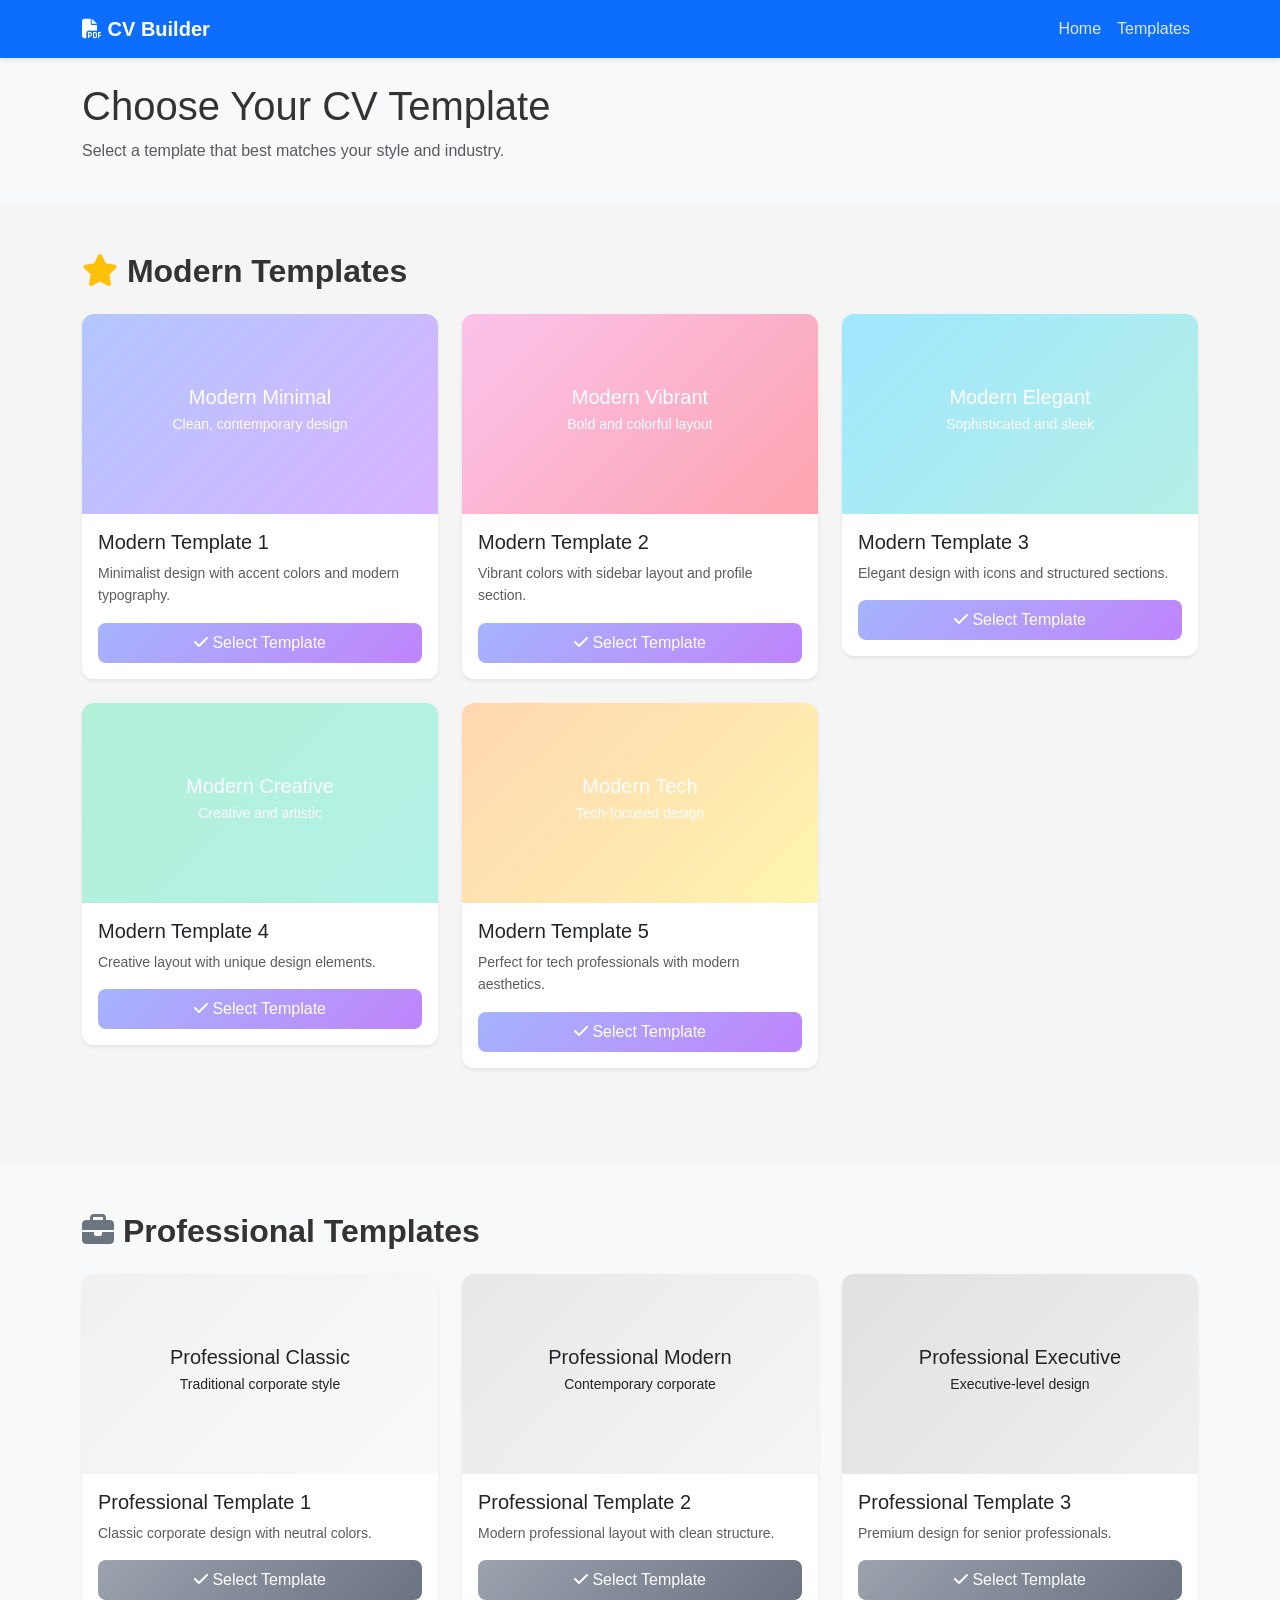
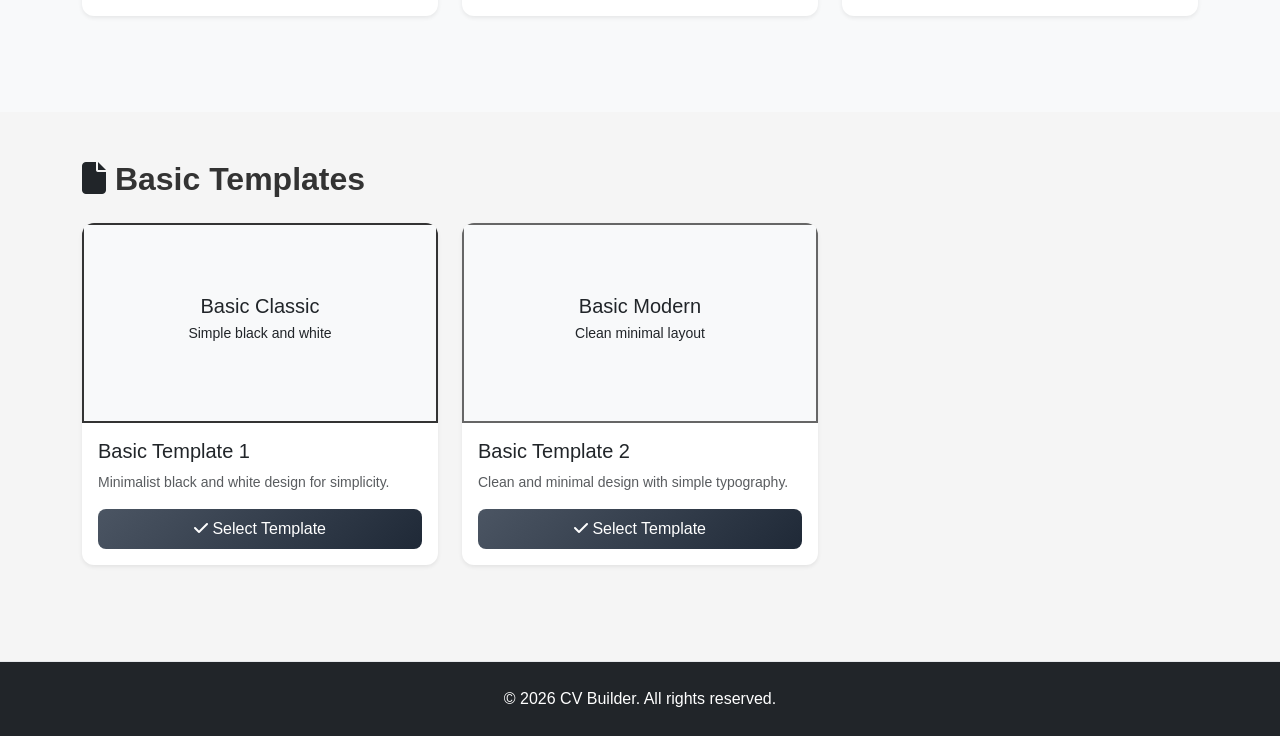
<file: professional3.html>
<!DOCTYPE html>
<html lang="en">
<head>
    <meta charset="UTF-8">
    <meta name="viewport" content="width=device-width, initial-scale=1.0">
    <title>CV - Professional Template 3</title>
    <link href="https://cdn.jsdelivr.net/npm/bootstrap@5.3.0/dist/css/bootstrap.min.css" rel="stylesheet">
    <link href="https://cdnjs.cloudflare.com/ajax/libs/font-awesome/6.4.0/css/all.min.css" rel="stylesheet">
    <link href="css/style.css" rel="stylesheet">
</head>
<body>
    <!-- Navigation Bar -->
    <nav class="navbar navbar-expand-lg navbar-dark bg-primary">
        <div class="container">
            <a class="navbar-brand fw-bold" href="index.html">
                <i class="fas fa-file-pdf"></i> CV Builder
            </a>
            <button class="navbar-toggler" type="button" data-bs-toggle="collapse" data-bs-target="#navbarNav">
                <span class="navbar-toggler-icon"></span>
            </button>
            <div class="collapse navbar-collapse" id="navbarNav">
                <ul class="navbar-nav ms-auto">
                    <li class="nav-item">
                        <a class="nav-link" href="index.html">Home</a>
                    </li>
                    <li class="nav-item">
                        <a class="nav-link" href="templates.html">Templates</a>
                    </li>
                </ul>
            </div>
        </div>
    </nav>

    <!-- Action Buttons -->
    <div class="container mt-4 mb-4">
        <div class="d-flex gap-2 flex-wrap">
            <button class="btn btn-primary" onclick="editCV()">
                <i class="fas fa-edit"></i> Edit
            </button>
            <button class="btn btn-success" onclick="printCV()">
                <i class="fas fa-print"></i> Print
            </button>
            <button class="btn btn-info" onclick="downloadPDF()">
                <i class="fas fa-download"></i> Download PDF
            </button>
            <a href="templates.html" class="btn btn-outline-secondary">
                <i class="fas fa-arrow-left"></i> Back
            </a>
        </div>
    </div>

    <!-- CV Container -->
    <div class="container mb-5">
        <!-- Header with Professional Layout -->
        <div class="row mb-4 pb-4 border-bottom">
            <div class="col-md-3 text-center">
                <div id="profilePhotoContainer">
                    <img id="profilePhotoDisplay" src="https://via.placeholder.com/140" alt="Profile" class="rounded-circle" style="width: 140px; height: 140px; object-fit: cover; border: 3px solid #666;">
                </div>
            </div>
            <div class="col-md-9">
                <h1 id="nameDisplay" class="mb-1">Your Name</h1>
                <p id="careerSummaryDisplay" class="text-muted mb-3">Professional Summary</p>
                <div class="row g-4">
                    <div class="col-md-6">
                        <p id="emailDisplay" class="mb-1">
                            <strong>Email:</strong> <span>email@example.com</span>
                        </p>
                        <p id="phoneDisplay" class="mb-0">
                            <strong>Phone:</strong> <span>+1 (555) 123-4567</span>
                        </p>
                    </div>
                    <div class="col-md-6">
                        <p id="addressDisplay" class="mb-1">
                            <strong>Location:</strong> <span>City, Country</span>
                        </p>
                        <p id="linkedinDisplay" class="mb-0">
                            <strong>LinkedIn:</strong> <a href="#">View Profile</a>
                        </p>
                    </div>
                </div>
            </div>
        </div>

        <!-- Main Content -->
        <div class="row">
            <div class="col-lg-8">
                <!-- Work Experience -->
                <div class="mb-5">
                    <h4 class="fw-bold text-dark mb-4">PROFESSIONAL EXPERIENCE</h4>
                    <div id="experienceDisplayProfessional3"></div>
                </div>

                <!-- Education -->
                <div class="mb-5">
                    <h4 class="fw-bold text-dark mb-4">EDUCATION</h4>
                    <div id="educationDisplayProfessional3"></div>
                </div>

                <!-- Projects -->
                <div class="mb-5">
                    <h4 class="fw-bold text-dark mb-4">PROJECTS</h4>
                    <div id="projectsDisplayProfessional3"></div>
                </div>
            </div>

            <div class="col-lg-4">
                <!-- Skills Section -->
                <div class="mb-5">
                    <h5 class="fw-bold text-dark mb-3">CORE SKILLS</h5>
                    <div id="skillsDisplayProfessional3"></div>
                </div>

                <!-- Certifications Section -->
                <div class="mb-5">
                    <h5 class="fw-bold text-dark mb-3">CERTIFICATIONS</h5>
                    <div id="certificationsDisplayProfessional3"></div>
                </div>

                <!-- Links Section -->
                <div class="mb-5">
                    <h5 class="fw-bold text-dark mb-3">ONLINE PRESENCE</h5>
                    <p id="portfolioDisplay" class="mb-2">
                        <i class="fas fa-globe me-2"></i><a href="#">Portfolio Website</a>
                    </p>
                    <p id="linkedinDisplay2" class="mb-0">
                        <i class="fas fa-linkedin me-2"></i><a href="#">LinkedIn Profile</a>
                    </p>
                </div>
            </div>
        </div>
    </div>

    <!-- Footer -->
    <footer class="bg-dark text-white py-4 mt-5">
        <div class="container text-center">
            <p class="mb-0">&copy; 2026 CV Builder. All rights reserved.</p>
        </div>
    </footer>

    <script src="https://cdn.jsdelivr.net/npm/bootstrap@5.3.0/dist/js/bootstrap.bundle.min.js"></script>
    <script src="js/script.js"></script>
    <script>
        document.addEventListener('DOMContentLoaded', function() {
            displayCVData('professional3');
        });
    </script>
</body>
</html>
</file>
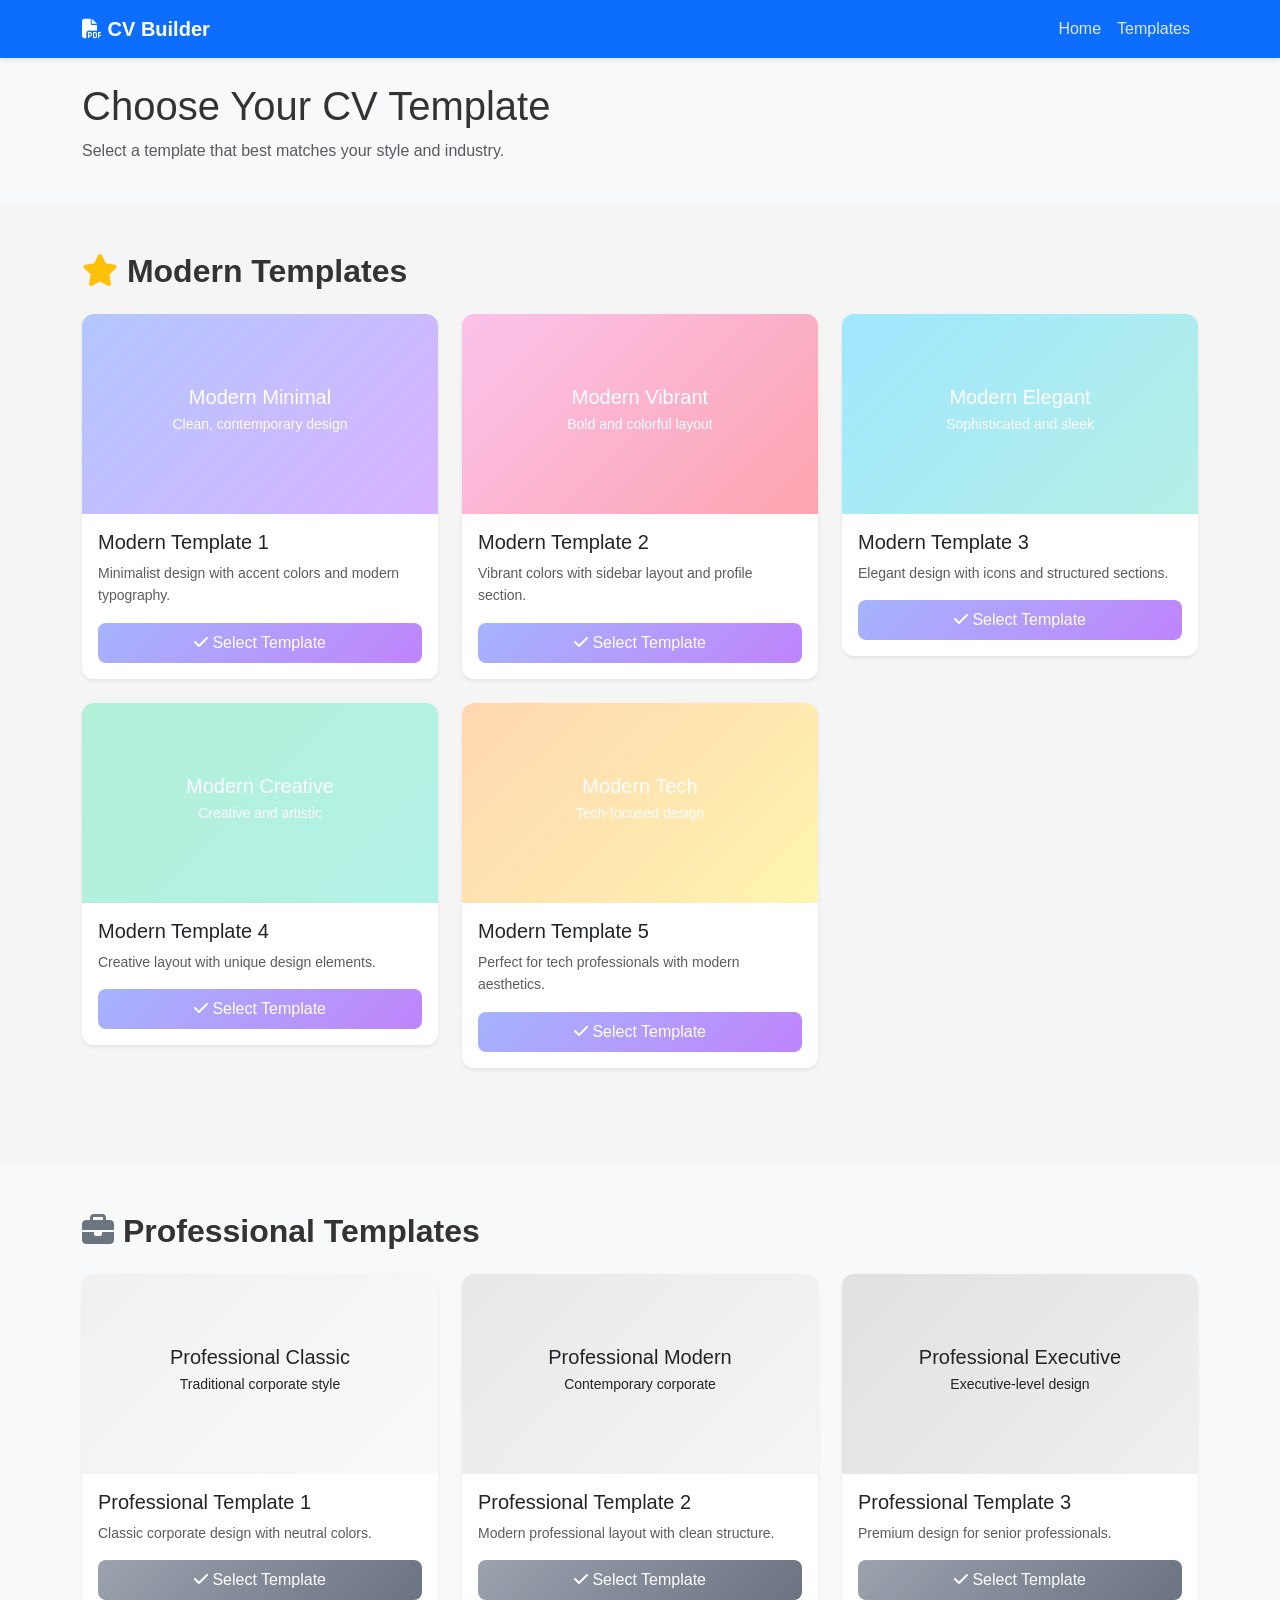
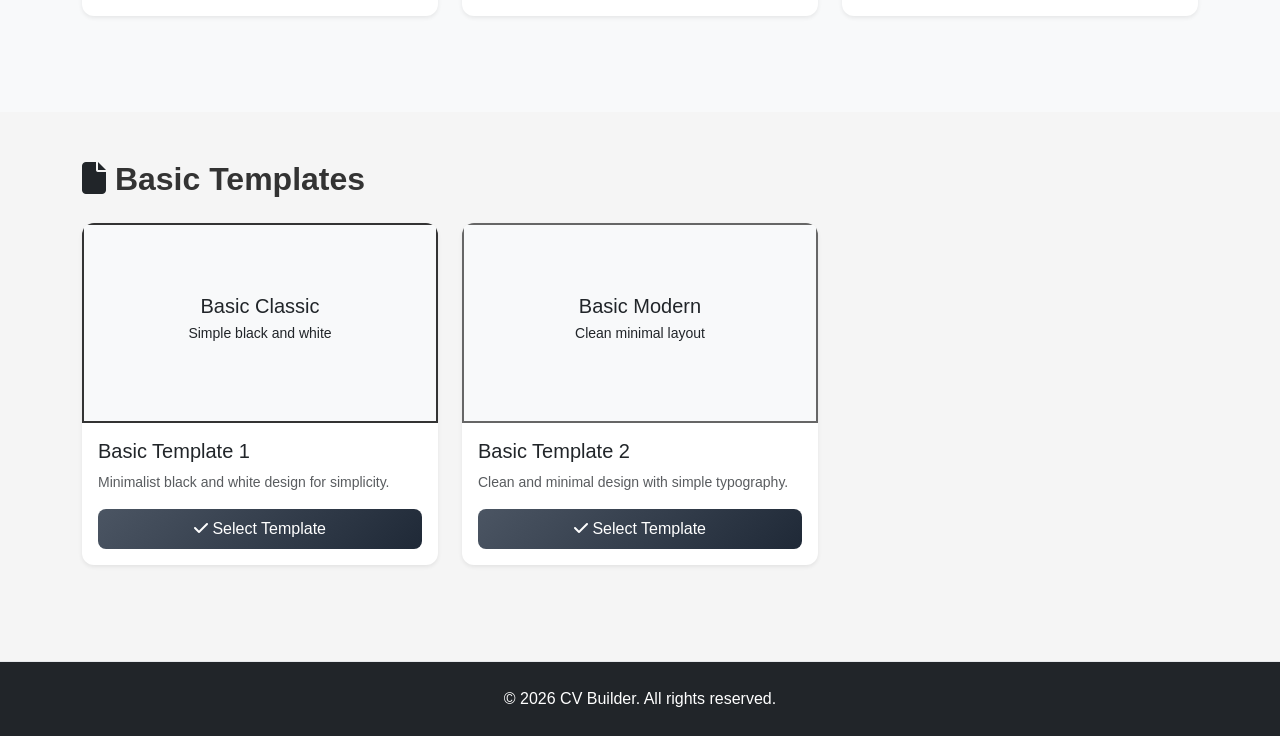
<file: templates.html>
<!DOCTYPE html>
<html lang="en">
<head>
    <meta charset="UTF-8">
    <meta name="viewport" content="width=device-width, initial-scale=1.0">
    <title>Choose Template - CV Builder</title>
    <link href="https://cdn.jsdelivr.net/npm/bootstrap@5.3.0/dist/css/bootstrap.min.css" rel="stylesheet">
    <link href="https://cdnjs.cloudflare.com/ajax/libs/font-awesome/6.4.0/css/all.min.css" rel="stylesheet">
    <link href="css/style.css" rel="stylesheet">
</head>
<body>
    <!-- Navigation Bar -->
    <nav class="navbar navbar-expand-lg navbar-dark bg-primary">
        <div class="container">
            <a class="navbar-brand fw-bold" href="index.html">
                <i class="fas fa-file-pdf"></i> CV Builder
            </a>
            <button class="navbar-toggler" type="button" data-bs-toggle="collapse" data-bs-target="#navbarNav">
                <span class="navbar-toggler-icon"></span>
            </button>
            <div class="collapse navbar-collapse" id="navbarNav">
                <ul class="navbar-nav ms-auto">
                    <li class="nav-item">
                        <a class="nav-link" href="index.html">Home</a>
                    </li>
                    <li class="nav-item">
                        <a class="nav-link active" href="templates.html">Templates</a>
                    </li>
                </ul>
            </div>
        </div>
    </nav>

    <!-- Page Header -->
    <section class="bg-light py-4">
        <div class="container">
            <h1 class="mb-2">Choose Your CV Template</h1>
            <p class="text-muted">Select a template that best matches your style and industry.</p>
        </div>
    </section>

    <!-- Modern Templates Section -->
    <section class="py-5">
        <div class="container">
            <h2 class="mb-4 fw-bold">
                <i class="fas fa-star text-warning"></i> Modern Templates
            </h2>
            <div class="row g-4 mb-5">
                <!-- Modern Template 1 -->
                <div class="col-md-6 col-lg-4">
                    <div class="template-card card border-0 shadow-sm overflow-hidden">
                        <div class="template-preview bg-gradient-modern p-4" style="height: 200px;">
                            <div class="text-white">
                                <h5 class="mb-1">Modern Minimal</h5>
                                <p class="small mb-2">Clean, contemporary design</p>
                            </div>
                        </div>
                        <div class="card-body">
                            <h5 class="card-title">Modern Template 1</h5>
                            <p class="card-text small text-muted">Minimalist design with accent colors and modern typography.</p>
                            <button class="btn btn-primary w-100" onclick="selectTemplate('modern1')">
                                <i class="fas fa-check"></i> Select Template
                            </button>
                        </div>
                    </div>
                </div>

                <!-- Modern Template 2 -->
                <div class="col-md-6 col-lg-4">
                    <div class="template-card card border-0 shadow-sm overflow-hidden">
                        <div class="template-preview bg-gradient-modern-2 p-4" style="height: 200px;">
                            <div class="text-white">
                                <h5 class="mb-1">Modern Vibrant</h5>
                                <p class="small mb-2">Bold and colorful layout</p>
                            </div>
                        </div>
                        <div class="card-body">
                            <h5 class="card-title">Modern Template 2</h5>
                            <p class="card-text small text-muted">Vibrant colors with sidebar layout and profile section.</p>
                            <button class="btn btn-primary w-100" onclick="selectTemplate('modern2')">
                                <i class="fas fa-check"></i> Select Template
                            </button>
                        </div>
                    </div>
                </div>

                <!-- Modern Template 3 -->
                <div class="col-md-6 col-lg-4">
                    <div class="template-card card border-0 shadow-sm overflow-hidden">
                        <div class="template-preview bg-gradient-modern-3 p-4" style="height: 200px;">
                            <div class="text-white">
                                <h5 class="mb-1">Modern Elegant</h5>
                                <p class="small mb-2">Sophisticated and sleek</p>
                            </div>
                        </div>
                        <div class="card-body">
                            <h5 class="card-title">Modern Template 3</h5>
                            <p class="card-text small text-muted">Elegant design with icons and structured sections.</p>
                            <button class="btn btn-primary w-100" onclick="selectTemplate('modern3')">
                                <i class="fas fa-check"></i> Select Template
                            </button>
                        </div>
                    </div>
                </div>

                <!-- Modern Template 4 -->
                <div class="col-md-6 col-lg-4">
                    <div class="template-card card border-0 shadow-sm overflow-hidden">
                        <div class="template-preview bg-gradient-modern-4 p-4" style="height: 200px;">
                            <div class="text-white">
                                <h5 class="mb-1">Modern Creative</h5>
                                <p class="small mb-2">Creative and artistic</p>
                            </div>
                        </div>
                        <div class="card-body">
                            <h5 class="card-title">Modern Template 4</h5>
                            <p class="card-text small text-muted">Creative layout with unique design elements.</p>
                            <button class="btn btn-primary w-100" onclick="selectTemplate('modern4')">
                                <i class="fas fa-check"></i> Select Template
                            </button>
                        </div>
                    </div>
                </div>

                <!-- Modern Template 5 -->
                <div class="col-md-6 col-lg-4">
                    <div class="template-card card border-0 shadow-sm overflow-hidden">
                        <div class="template-preview bg-gradient-modern-5 p-4" style="height: 200px;">
                            <div class="text-white">
                                <h5 class="mb-1">Modern Tech</h5>
                                <p class="small mb-2">Tech-focused design</p>
                            </div>
                        </div>
                        <div class="card-body">
                            <h5 class="card-title">Modern Template 5</h5>
                            <p class="card-text small text-muted">Perfect for tech professionals with modern aesthetics.</p>
                            <button class="btn btn-primary w-100" onclick="selectTemplate('modern5')">
                                <i class="fas fa-check"></i> Select Template
                            </button>
                        </div>
                    </div>
                </div>
            </div>
        </div>
    </section>

    <!-- Professional Templates Section -->
    <section class="py-5 bg-light">
        <div class="container">
            <h2 class="mb-4 fw-bold">
                <i class="fas fa-briefcase text-secondary"></i> Professional Templates
            </h2>
            <div class="row g-4 mb-5">
                <!-- Professional Template 1 -->
                <div class="col-md-6 col-lg-4">
                    <div class="template-card card border-0 shadow-sm overflow-hidden">
                        <div class="template-preview bg-gradient-professional p-4" style="height: 200px;">
                            <div class="text-dark">
                                <h5 class="mb-1">Professional Classic</h5>
                                <p class="small mb-2">Traditional corporate style</p>
                            </div>
                        </div>
                        <div class="card-body">
                            <h5 class="card-title">Professional Template 1</h5>
                            <p class="card-text small text-muted">Classic corporate design with neutral colors.</p>
                            <button class="btn btn-secondary w-100" onclick="selectTemplate('professional1')">
                                <i class="fas fa-check"></i> Select Template
                            </button>
                        </div>
                    </div>
                </div>

                <!-- Professional Template 2 -->
                <div class="col-md-6 col-lg-4">
                    <div class="template-card card border-0 shadow-sm overflow-hidden">
                        <div class="template-preview bg-gradient-professional-2 p-4" style="height: 200px;">
                            <div class="text-dark">
                                <h5 class="mb-1">Professional Modern</h5>
                                <p class="small mb-2">Contemporary corporate</p>
                            </div>
                        </div>
                        <div class="card-body">
                            <h5 class="card-title">Professional Template 2</h5>
                            <p class="card-text small text-muted">Modern professional layout with clean structure.</p>
                            <button class="btn btn-secondary w-100" onclick="selectTemplate('professional2')">
                                <i class="fas fa-check"></i> Select Template
                            </button>
                        </div>
                    </div>
                </div>

                <!-- Professional Template 3 -->
                <div class="col-md-6 col-lg-4">
                    <div class="template-card card border-0 shadow-sm overflow-hidden">
                        <div class="template-preview bg-gradient-professional-3 p-4" style="height: 200px;">
                            <div class="text-dark">
                                <h5 class="mb-1">Professional Executive</h5>
                                <p class="small mb-2">Executive-level design</p>
                            </div>
                        </div>
                        <div class="card-body">
                            <h5 class="card-title">Professional Template 3</h5>
                            <p class="card-text small text-muted">Premium design for senior professionals.</p>
                            <button class="btn btn-secondary w-100" onclick="selectTemplate('professional3')">
                                <i class="fas fa-check"></i> Select Template
                            </button>
                        </div>
                    </div>
                </div>
            </div>
        </div>
    </section>

    <!-- Basic Templates Section -->
    <section class="py-5">
        <div class="container">
            <h2 class="mb-4 fw-bold">
                <i class="fas fa-file text-dark"></i> Basic Templates
            </h2>
            <div class="row g-4">
                <!-- Basic Template 1 -->
                <div class="col-md-6 col-lg-4">
                    <div class="template-card card border-0 shadow-sm overflow-hidden">
                        <div class="template-preview bg-light p-4" style="height: 200px; border: 2px solid #333;">
                            <div class="text-dark">
                                <h5 class="mb-1">Basic Classic</h5>
                                <p class="small mb-2">Simple black and white</p>
                            </div>
                        </div>
                        <div class="card-body">
                            <h5 class="card-title">Basic Template 1</h5>
                            <p class="card-text small text-muted">Minimalist black and white design for simplicity.</p>
                            <button class="btn btn-dark w-100" onclick="selectTemplate('basic1')">
                                <i class="fas fa-check"></i> Select Template
                            </button>
                        </div>
                    </div>
                </div>

                <!-- Basic Template 2 -->
                <div class="col-md-6 col-lg-4">
                    <div class="template-card card border-0 shadow-sm overflow-hidden">
                        <div class="template-preview bg-light p-4" style="height: 200px; border: 2px solid #666;">
                            <div class="text-dark">
                                <h5 class="mb-1">Basic Modern</h5>
                                <p class="small mb-2">Clean minimal layout</p>
                            </div>
                        </div>
                        <div class="card-body">
                            <h5 class="card-title">Basic Template 2</h5>
                            <p class="card-text small text-muted">Clean and minimal design with simple typography.</p>
                            <button class="btn btn-dark w-100" onclick="selectTemplate('basic2')">
                                <i class="fas fa-check"></i> Select Template
                            </button>
                        </div>
                    </div>
                </div>
            </div>
        </div>
    </section>

    <!-- Footer -->
    <footer class="bg-dark text-white py-4 mt-5">
        <div class="container text-center">
            <p class="mb-0">&copy; 2026 CV Builder. All rights reserved.</p>
        </div>
    </footer>

    <script src="https://cdn.jsdelivr.net/npm/bootstrap@5.3.0/dist/js/bootstrap.bundle.min.js"></script>
    <script src="js/script.js"></script>
</body>
</html>
</file>
<file: css/style.css>
:root {
    --primary-light: #a5b4fc;
    --primary-dark: #c084fc;
    --secondary-light: #fbc2eb;
    --secondary-dark: #fda4af;
    --success-light: #b3f0d9;
    --success-dark: #b2f2e6;
    --info-light: #a0e7ff;
    --info-dark: #b5f0e6;
    --warning-light: #ffd6b0;
    --warning-dark: #fff5b0;
    --danger-light: #fecaca;
    --danger-dark: #fca5a5;
    --light-gray: #f9f9f9;
    --dark-gray: #4b5563;
    --text-color: #333;
    --border-color: #e5e7eb;
}

* {
    margin: 0;
    padding: 0;
    box-sizing: border-box;
}

body {
    font-family: 'Segoe UI', Tahoma, Geneva, Verdana, sans-serif;
    background-color: #f5f5f5;
    color: var(--text-color);
    line-height: 1.6;
}

/*  HERO SECTION  */
.hero-section {
    background: linear-gradient(135deg, var(--primary-light), var(--primary-dark));
    color: white;
    padding: 60px 0;
    min-height: 400px;
    display: flex;
    align-items: center;
}

.hero-section h1 {
    font-weight: 700;
    margin-bottom: 1rem;
    text-shadow: 1px 1px 3px rgba(0,0,0,0.1);
}

.hero-section .lead {
    font-size: 1.2rem;
    margin-bottom: 2rem;
    color: rgba(255,255,255,0.9);
}

/*  GRADIENTS FOR TEMPLATES (LIGHT VERSIONS) */
.bg-gradient-modern {
    background: linear-gradient(135deg, #b3c7ff, #d9b3ff);
}

.bg-gradient-modern-2 {
    background: linear-gradient(135deg, #fbc2eb, #fda4af);
}

.bg-gradient-modern-3 {
    background: linear-gradient(135deg, #a0e7ff, #b5f0e6);
}

.bg-gradient-modern-4 {
    background: linear-gradient(135deg, #b3f0d9, #b2f2e6);
}

.bg-gradient-modern-5 {
    background: linear-gradient(135deg, #ffd6b0, #fff5b0);
}

.bg-gradient-professional {
    background: linear-gradient(135deg, #f0f0f0, #fafafa);
}

.bg-gradient-professional-2 {
    background: linear-gradient(135deg, #e8e8e8, #f5f5f5);
}

.bg-gradient-professional-3 {
    background: linear-gradient(135deg, #e0e0e0, #f0f0f0);
}

/*  STEP CIRCLE  */
.step-circle {
    width: 60px;
    height: 60px;
    background: linear-gradient(135deg, var(--primary-light), var(--primary-dark));
    color: white;
    border-radius: 50%;
    display: flex;
    align-items: center;
    justify-content: center;
    font-size: 1.5rem;
    font-weight: bold;
    margin: 0 auto 1rem;
}

/*  TEMPLATE CARDS */
.template-card {
    transition: transform 0.2s ease, box-shadow 0.2s ease;
    cursor: pointer;
}

.template-card:hover {
    transform: translateY(-4px);
    box-shadow: 0 10px 20px rgba(0,0,0,0.1) !important;
}

.template-preview {
    height: 200px;
    display: flex;
    align-items: center;
    justify-content: center;
    color: #333;
    text-align: center;
}

/* ===== FORM STYLES ===== */
.form-control, .form-select {
    border-radius: 0.5rem;
    border: 1px solid var(--border-color);
    padding: 0.6rem 1rem;
    transition: border-color 0.15s ease, box-shadow 0.15s ease;
}

.form-control:focus, .form-select:focus {
    border-color: var(--primary-light);
    outline: 0;
    box-shadow: 0 0 0 0.2rem rgba(165, 180, 252, 0.25);
}

.form-label {
    font-weight: 500;
    margin-bottom: 0.3rem;
    color: var(--dark-gray);
}

.card {
    border: none;
    border-radius: 0.75rem;
    transition: box-shadow 0.2s ease;
}

.card-header {
    font-weight: 600;
    padding: 1rem 1.5rem;
    border-bottom: 1px solid rgba(0,0,0,0.1);
    border-radius: 0.75rem 0.75rem 0 0 !important;
}

.card-header.bg-primary { background: linear-gradient(135deg, var(--primary-light), var(--primary-dark)) !important; color: white; }
.card-header.bg-success { background: linear-gradient(135deg, var(--success-light), var(--success-dark)) !important; color: var(--dark-gray); }
.card-header.bg-info { background: linear-gradient(135deg, var(--info-light), var(--info-dark)) !important; color: var(--dark-gray); }
.card-header.bg-warning { background: linear-gradient(135deg, var(--warning-light), var(--warning-dark)) !important; color: var(--dark-gray); }
.card-header.bg-danger { background: linear-gradient(135deg, var(--danger-light), var(--danger-dark)) !important; color: var(--dark-gray); }
.card-header.bg-secondary { background: linear-gradient(135deg, #d1d5db, #9ca3af) !important; color: white; }
.card-header.bg-dark { background: linear-gradient(135deg, #4b5563, #1f2937) !important; color: white; }

/* ===== FORM SECTIONS (DYNAMIC) ===== */
.form-section {
    background: var(--light-gray);
    border-left: 4px solid var(--primary-light);
    padding: 1rem;
    margin-bottom: 1rem;
    border-radius: 0.5rem;
}

/* ===== BUTTONS ===== */
.btn {
    border-radius: 0.5rem;
    font-weight: 500;
    padding: 0.5rem 1.2rem;
    transition: all 0.2s ease;
    border: none;
    cursor: pointer;
}

.btn:hover {
    transform: translateY(-2px);
    box-shadow: 0 4px 10px rgba(0,0,0,0.1);
}

.btn-primary {
    background: linear-gradient(135deg, var(--primary-light), var(--primary-dark));
    color: white;
}

.btn-success {
    background: linear-gradient(135deg, var(--success-light), var(--success-dark));
    color: var(--dark-gray);
}

.btn-info {
    background: linear-gradient(135deg, var(--info-light), var(--info-dark));
    color: var(--dark-gray);
}

.btn-warning {
    background: linear-gradient(135deg, var(--warning-light), var(--warning-dark));
    color: var(--dark-gray);
}

.btn-danger {
    background: linear-gradient(135deg, var(--danger-light), var(--danger-dark));
    color: var(--dark-gray);
}

.btn-secondary {
    background: linear-gradient(135deg, #9ca3af, #6b7280);
    color: white;
}

.btn-dark {
    background: linear-gradient(135deg, #4b5563, #1f2937);
    color: white;
}

.btn-outline-primary {
    border: 2px solid var(--primary-light);
    color: var(--primary-dark);
    background: transparent;
}

.btn-outline-primary:hover {
    background: var(--primary-light);
    color: white;
}

/* ===== CV DISPLAY STYLES ===== */
.cv-container {
    background: white;
    padding: 2rem;
    border-radius: 0.75rem;
    box-shadow: 0 2px 10px rgba(0,0,0,0.05);
}

.cv-section-title {
    font-size: 1.2rem;
    font-weight: 700;
    color: var(--primary-dark);
    border-bottom: 2px solid var(--primary-light);
    padding-bottom: 0.5rem;
    margin-bottom: 1rem;
}

.cv-entry {
    margin-bottom: 1.2rem;
    padding-bottom: 0.8rem;
    border-bottom: 1px solid var(--border-color);
}

.cv-entry:last-child {
    border-bottom: none;
}

.cv-entry-title {
    font-weight: 700;
    font-size: 1rem;
    color: var(--dark-gray);
}

.cv-entry-subtitle {
    font-style: italic;
    color: #6b7280;
    font-size: 0.95rem;
}

.cv-entry-date {
    color: #9ca3af;
    font-size: 0.9rem;
}

.cv-entry-description {
    color: #4b5563;
    margin-top: 0.4rem;
    line-height: 1.5;
}

/* ===== PROFILE PHOTO ===== */
#profilePhotoDisplay {
    max-width: 100%;
    height: auto;
    border-radius: 50%;
    border: 3px solid white;
    box-shadow: 0 2px 8px rgba(0,0,0,0.1);
}

/* ===== BADGES ===== */
.badge {
    padding: 0.4rem 0.8rem;
    border-radius: 2rem;
    font-size: 0.85rem;
    font-weight: 500;
    display: inline-block;
    margin-right: 0.4rem;
    margin-bottom: 0.4rem;
}

.badge.bg-primary {
    background: linear-gradient(135deg, var(--primary-light), var(--primary-dark));
    color: white;
}

.badge.bg-light {
    background: #f3f4f6;
    color: var(--dark-gray);
    border: 1px solid var(--border-color);
}

/* ===== NAVBAR ===== */
.navbar {
    box-shadow: 0 2px 6px rgba(0,0,0,0.1);
}

.navbar-dark .navbar-nav .nav-link {
    color: rgba(255,255,255,0.85);
}

.navbar-dark .navbar-nav .nav-link:hover {
    color: white;
}

/* ===== FOOTER ===== */
footer {
    margin-top: 3rem;
    border-top: 1px solid var(--border-color);
}

/* ===== RESPONSIVE ===== */
@media (max-width: 768px) {
    .hero-section {
        padding: 40px 0;
        min-height: 300px;
    }
    .hero-section h1 {
        font-size: 2rem;
    }
    .step-circle {
        width: 50px;
        height: 50px;
        font-size: 1.2rem;
    }
    .btn {
        padding: 0.4rem 1rem;
        font-size: 0.9rem;
    }
}

@media (max-width: 576px) {
    .hero-section h1 {
        font-size: 1.5rem;
    }
    .hero-section .lead {
        font-size: 1rem;
    }
    .container {
        padding-left: 15px;
        padding-right: 15px;
    }
    .card-body {
        padding: 1rem;
    }
}

/* ===== PRINT STYLES ===== */
@media print {
   
    
}

/* ===== UTILITY CLASSES ===== */
.text-muted { color: #6c757d; }
.text-center { text-align: center; }
.mb-0 { margin-bottom: 0; }
.mb-1 { margin-bottom: 0.25rem; }
.mb-2 { margin-bottom: 0.5rem; }
.mb-3 { margin-bottom: 1rem; }
.mb-4 { margin-bottom: 1.5rem; }
.mb-5 { margin-bottom: 3rem; }
.mt-4 { margin-top: 1.5rem; }
.mt-5 { margin-top: 3rem; }
.p-4 { padding: 1.5rem; }
.p-5 { padding: 3rem; }
.shadow-sm { box-shadow: 0 1px 3px rgba(0,0,0,0.1); }
.rounded-circle { border-radius: 50%; }
.border-bottom { border-bottom: 1px solid var(--border-color); }
.border-2 { border-width: 2px; }
.border-3 { border-width: 3px; }
.border-dark { border-color: var(--dark-gray); }
.opacity-50 { opacity: 0.5; }
</file>
